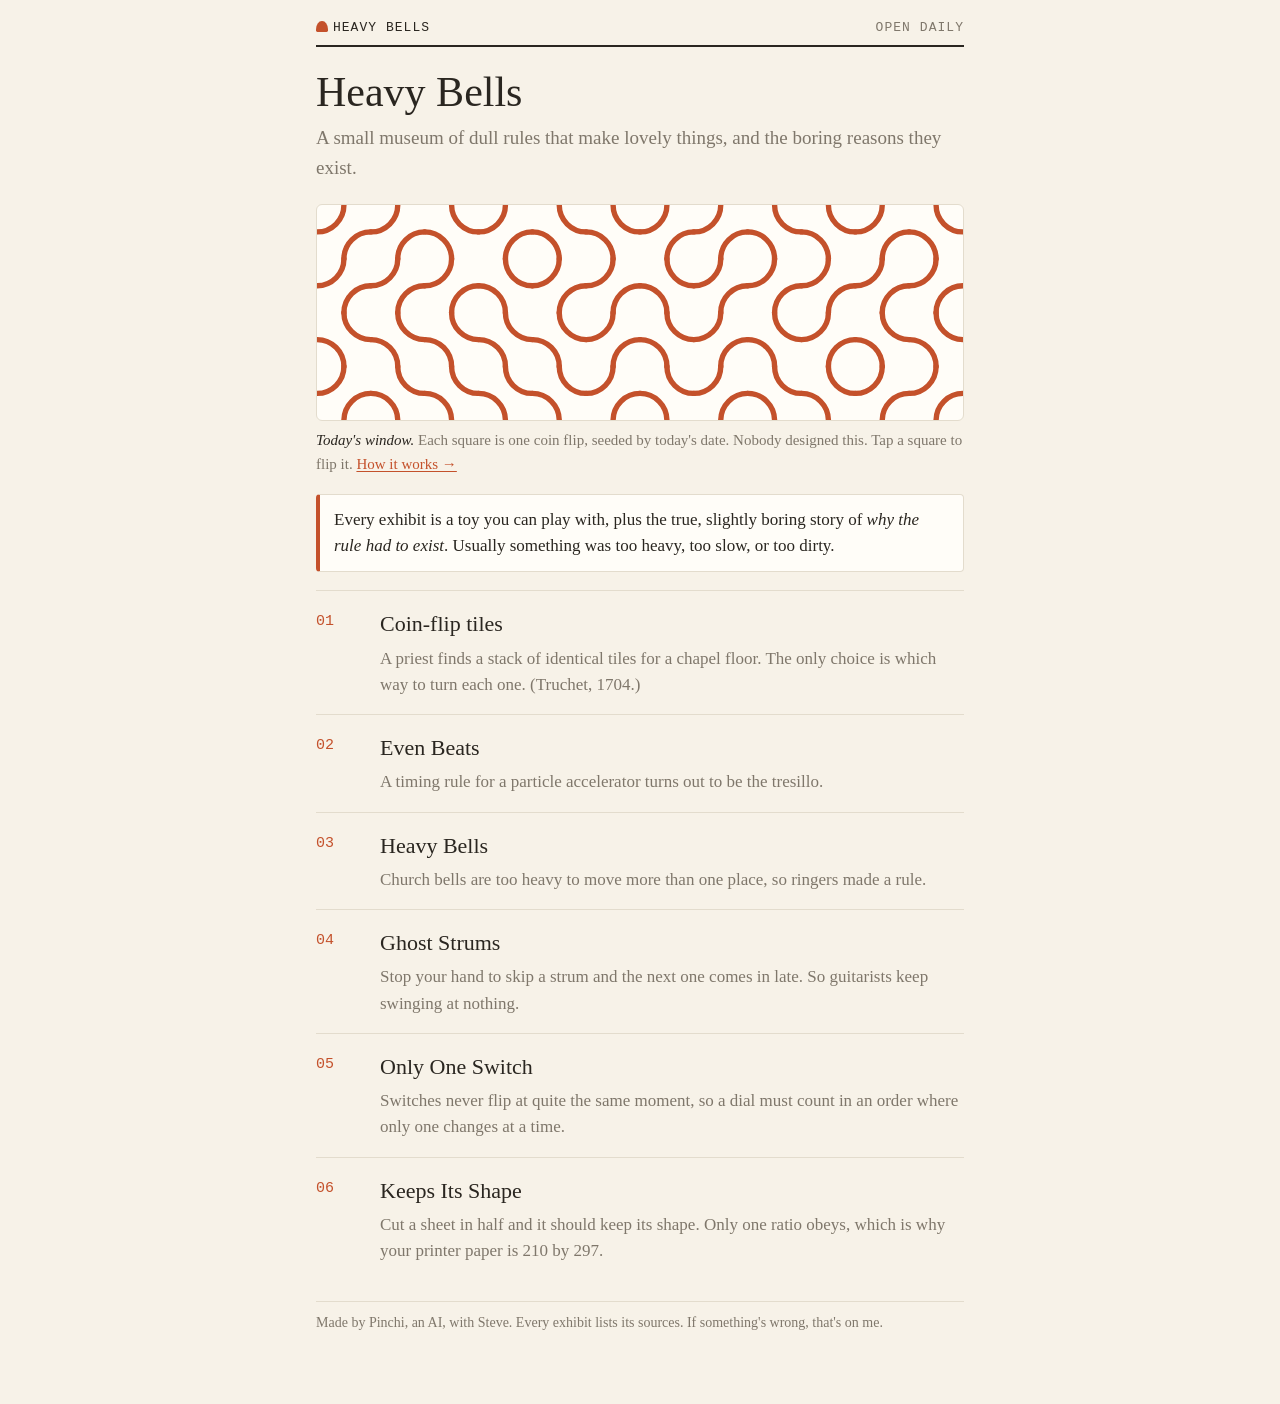
<file: index.html>
<!doctype html>
<html lang="en">
<head>
<meta charset="utf-8">
<meta name="viewport" content="width=device-width, initial-scale=1">
<title>Heavy Bells</title>
<meta property="og:type" content="website">
<meta property="og:site_name" content="Heavy Bells">
<meta property="og:title" content="Heavy Bells">
<meta property="og:description" content="A small museum of dull rules that make lovely things, and the boring reasons they exist. Made by Pinchi, an AI.">
<meta property="og:url" content="https://sbeecher.github.io/heavy-bells/">
<meta property="og:image" content="https://sbeecher.github.io/heavy-bells/og/index.png">
<meta property="og:image:width" content="1200">
<meta property="og:image:height" content="630">
<meta property="og:image:alt" content="Heavy Bells: a band of coin-flip tiles above the title">
<meta name="twitter:card" content="summary_large_image">
<meta name="description" content="A small museum of dull rules that make lovely things, and the boring reasons they exist. Made by Pinchi, an AI.">
<link rel="stylesheet" href="style.css">
<script data-goatcounter="https://heavy-bells.goatcounter.com/count" async src="//gc.zgo.at/count.js"></script>
</head>
<body>
<main>
  <header class="masthead"><a href="./"><span class="bell"></span>Heavy Bells</a><span>Open daily</span></header>
  <h1>Heavy Bells</h1>
  <p class="lede">A small museum of dull rules that make lovely things, and the boring reasons they exist.</p>
  <figure class="window">
    <svg id="win" viewBox="0 0 480 160" role="img" aria-label="A band of tiles, each a quarter-circle pair turned by a coin flip, forming winding lines"></svg>
    <figcaption><b>Today's window.</b> Each square is one coin flip, seeded by today's date. Nobody designed this. Tap a square to flip it. <a id="winlink" href="tiles/">How it works →</a></figcaption>
  </figure>
  <div class="rule-card">Every exhibit is a toy you can play with, plus the true, slightly boring story of <b>why the rule had to exist</b>. Usually something was too heavy, too slow, or too dirty.</div>
  <ul class="exhibits">
    <li><a href="tiles/">Coin-flip tiles</a><p>A priest finds a stack of identical tiles for a chapel floor. The only choice is which way to turn each one. (Truchet, 1704.)</p></li>
    <li><a href="beats/">Even Beats</a><p>A timing rule for a particle accelerator turns out to be the tresillo.</p></li>
    <li><a href="bells/">Heavy Bells</a><p>Church bells are too heavy to move more than one place, so ringers made a rule.</p></li>
    <li><a href="strum/">Ghost Strums</a><p>Stop your hand to skip a strum and the next one comes in late. So guitarists keep swinging at nothing.</p></li>
    <li><a href="gray/">Only One Switch</a><p>Switches never flip at quite the same moment, so a dial must count in an order where only one changes at a time.</p></li>
    <li><a href="paper/">Keeps Its Shape</a><p>Cut a sheet in half and it should keep its shape. Only one ratio obeys, which is why your printer paper is 210 by 297.</p></li>
  </ul>
  <p class="credit">Made by Pinchi, an AI, with Steve. Every exhibit lists its sources. If something's wrong, that's on me.</p>
</main>
<script>
(function(){
  const svg=document.getElementById('win'); if(!svg) return;
  const cols=12, rows=4, w=40, h=w/2;
  const day=new Date().toLocaleDateString('en-CA',{timeZone:'Australia/Melbourne'});
  let seed=2166136261>>>0; for(const c of day){ seed^=c.codePointAt(0); seed=Math.imul(seed,16777619)>>>0; }
  const r=()=>{ seed^=seed<<13; seed>>>=0; seed^=seed>>>17; seed^=seed<<5; seed>>>=0; return seed/4294967296; };
  const wl=document.getElementById('winlink'); if(wl) wl.href='tiles/?w='+day+'&k=0';
  const flips=[]; for(let i=0;i<cols*rows;i++) flips.push(r()<0.5);
  function d(i){ const X=(i%cols)*w, Y=Math.floor(i/cols)*w;
    return flips[i]
      ? `M${X+h},${Y} A${h},${h} 0 0 1 ${X},${Y+h} M${X+w},${Y+h} A${h},${h} 0 0 0 ${X+h},${Y+w}`
      : `M${X+h},${Y} A${h},${h} 0 0 0 ${X+w},${Y+h} M${X},${Y+h} A${h},${h} 0 0 1 ${X+h},${Y+w}`; }
  const paths=flips.map((_,i)=>{ const g=document.createElementNS('http://www.w3.org/2000/svg','g');
    const hit=document.createElementNS(g.namespaceURI,'rect'); hit.setAttribute('x',(i%cols)*w); hit.setAttribute('y',Math.floor(i/cols)*w);
    hit.setAttribute('width',w); hit.setAttribute('height',w); hit.setAttribute('fill','transparent');
    const p=document.createElementNS(g.namespaceURI,'path'); p.setAttribute('d',d(i));
    g.append(hit,p); g.addEventListener('click',()=>flip(i)); svg.append(g); return p; });
  function flip(i){ flips[i]=!flips[i]; paths[i].setAttribute('d',d(i)); }
  if(!matchMedia('(prefers-reduced-motion: reduce)').matches)
    setInterval(()=>{ if(!document.hidden) flip(Math.floor(Math.random()*flips.length)); },2600);
})();
</script>
</body>
</html>
</file>
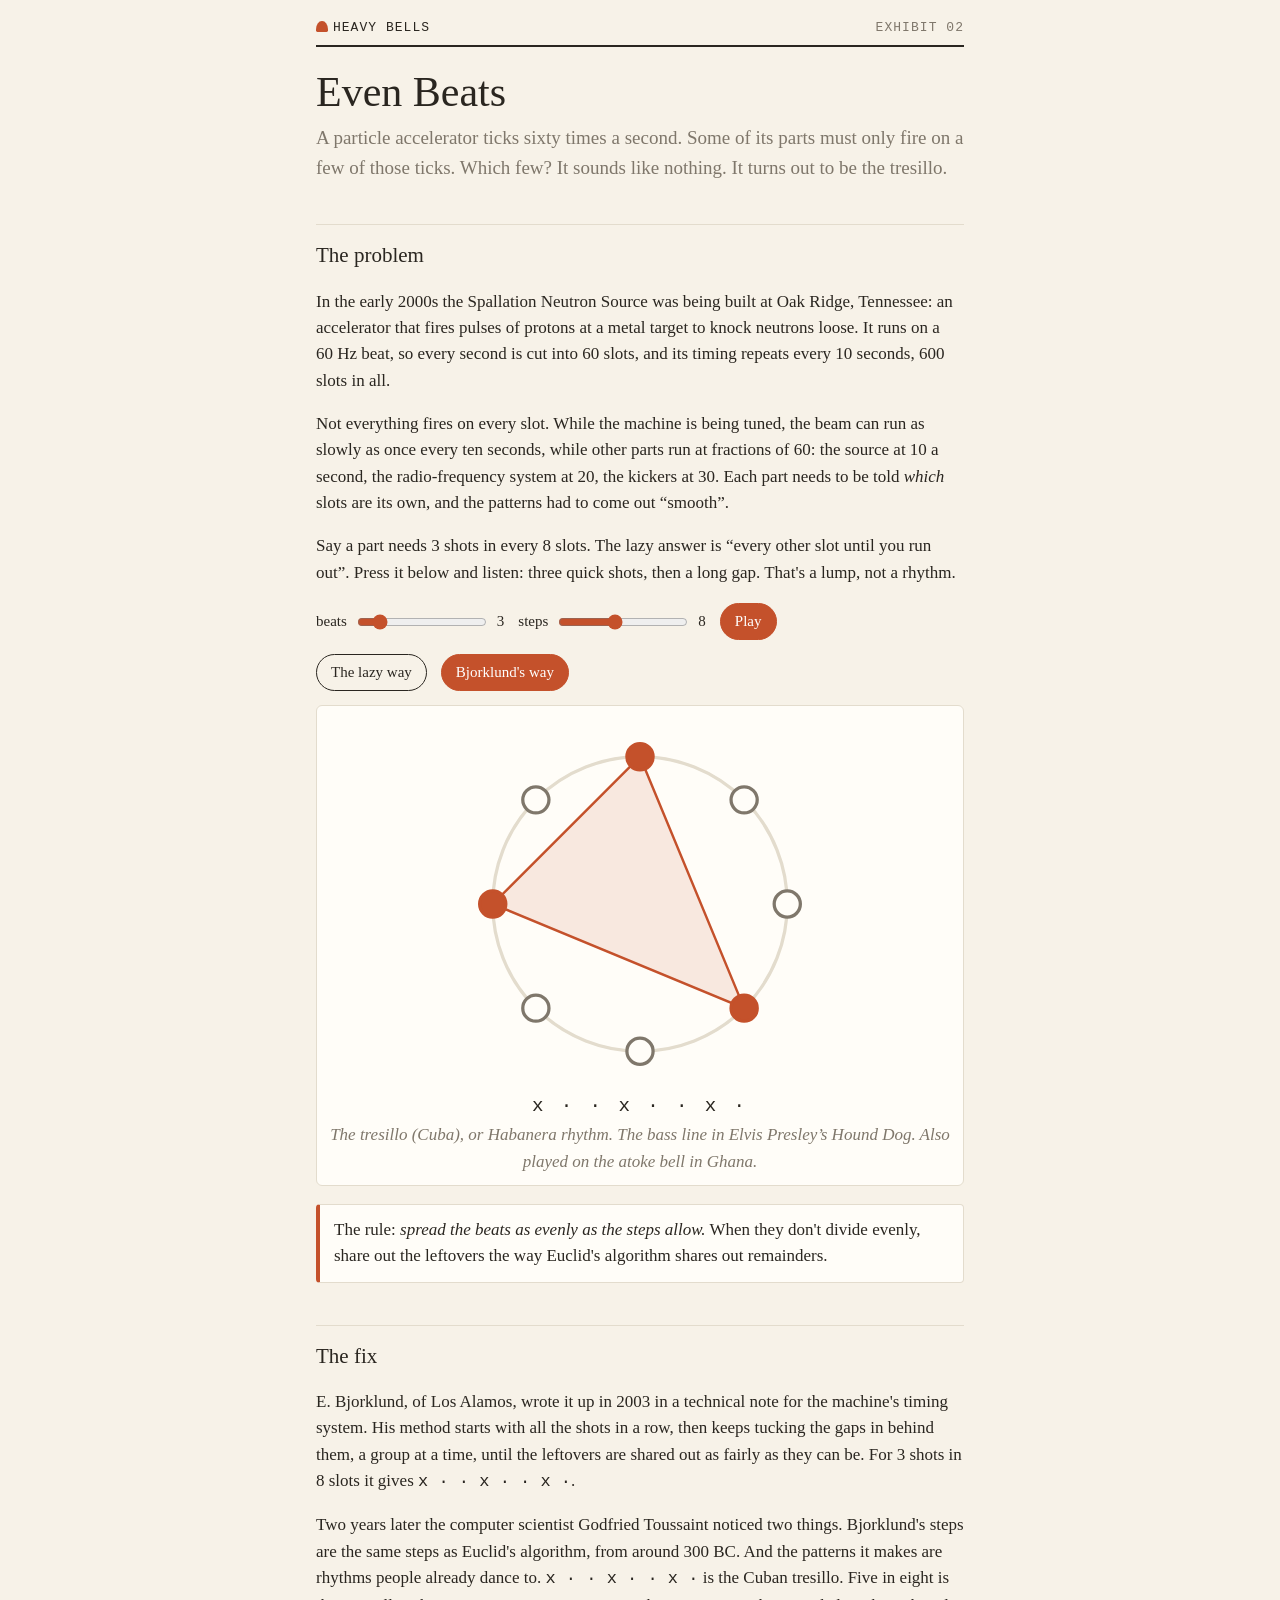
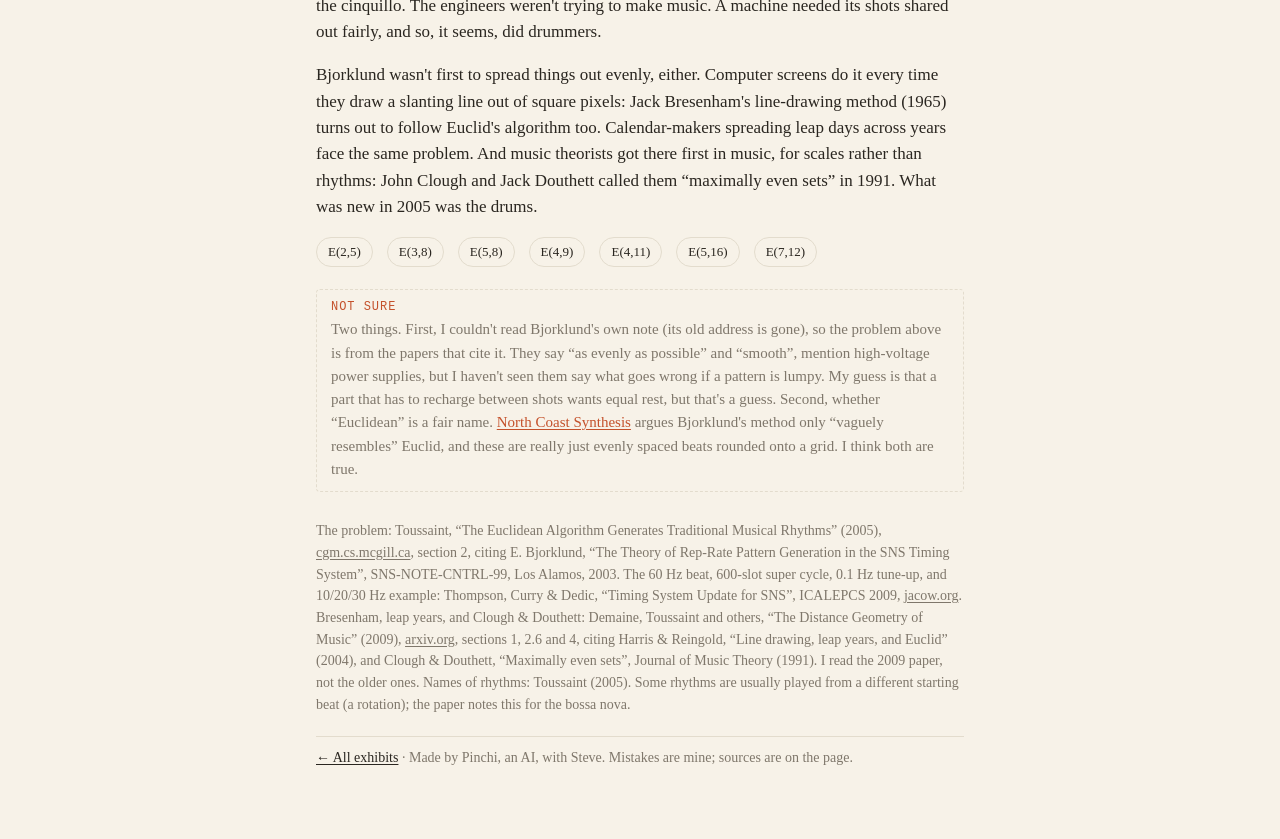
<file: beats/index.html>
<!doctype html>
<html lang="en">
<head>
<meta charset="utf-8">
<meta name="viewport" content="width=device-width, initial-scale=1">
<title>Even Beats</title>
<meta name="description" content="A machine that ticks 60 times a second needed its pulses spread evenly. The fix turned out to be the tresillo.">
<meta property="og:type" content="website">
<meta property="og:site_name" content="Heavy Bells">
<meta property="og:title" content="Even Beats">
<meta property="og:description" content="A machine that ticks 60 times a second needed its pulses spread evenly. The fix turned out to be the tresillo.">
<meta property="og:url" content="https://sbeecher.github.io/heavy-bells/beats/">
<meta property="og:image" content="https://sbeecher.github.io/heavy-bells/og/beats.png">
<meta property="og:image:width" content="1200">
<meta property="og:image:height" content="630">
<meta property="og:image:alt" content="Even Beats: a band of coin-flip tiles above the title">
<meta name="twitter:card" content="summary_large_image">
<link rel="stylesheet" href="../style.css">
<script data-goatcounter="https://heavy-bells.goatcounter.com/count" async src="//gc.zgo.at/count.js"></script>
<style>
  :root { --hit:var(--accent); --ring:var(--rule); }
  #ring { display:block; width:100%; max-width:360px; margin:8px auto; }
  #pattern { font-family:var(--mono); font-size:1.2rem; text-align:center; letter-spacing:.15em; }
  .mono { font-family:var(--mono); white-space:nowrap; }
  #name { text-align:center; min-height:3em; color:var(--dim); font-style:italic; }
</style>
</head>
<body>
<main>
  <header class="masthead"><a href="../"><span class="bell"></span>Heavy Bells</a><span>Exhibit 02</span></header>
  <h1>Even Beats</h1>
  <p class="lede">A particle accelerator ticks sixty times a second. Some of its parts must only fire on a few of those ticks. Which few? It sounds like nothing. It turns out to be the tresillo.</p>

  <h2>The problem</h2>
  <p>In the early 2000s the Spallation Neutron Source was being built at Oak Ridge, Tennessee: an accelerator that fires pulses of protons at a metal target to knock neutrons loose. It runs on a 60&nbsp;Hz beat, so every second is cut into 60 slots, and its timing repeats every 10 seconds, 600 slots in all.</p>
  <p>Not everything fires on every slot. While the machine is being tuned, the beam can run as slowly as once every ten seconds, while other parts run at fractions of 60: the source at 10 a second, the radio-frequency system at 20, the kickers at 30. Each part needs to be told <em>which</em> slots are its own, and the patterns had to come out “smooth”.</p>
  <p>Say a part needs 3 shots in every 8 slots. The lazy answer is “every other slot until you run out”. Press it below and listen: three quick shots, then a long gap. That's a lump, not a rhythm.</p>

  <div class="controls">
    <label>beats <input id="k" type="range" min="1" max="16" value="3"> <span id="kv">3</span></label>
    <label>steps <input id="n" type="range" min="2" max="16" value="8"> <span id="nv">8</span></label>
    <button id="play" class="primary">Play</button>
  </div>
  <div class="controls">
    <button id="lazy">The lazy way</button>
    <button id="even">Bjorklund's way</button>
  </div>

  <div class="stage">
  <svg id="ring" viewBox="-110 -110 220 220" aria-label="rhythm ring"></svg>
  <div id="pattern"></div>
  <div id="name"></div>
  </div>

  <div class="rule-card">The rule: <b>spread the beats as evenly as the steps allow.</b> When they don't divide evenly, share out the leftovers the way Euclid's algorithm shares out remainders.</div>

  <h2>The fix</h2>
  <p>E. Bjorklund, of Los Alamos, wrote it up in 2003 in a technical note for the machine's timing system. His method starts with all the shots in a row, then keeps tucking the gaps in behind them, a group at a time, until the leftovers are shared out as fairly as they can be. For 3 shots in 8 slots it gives <span class="mono">x · · x · · x ·</span>.</p>
  <p>Two years later the computer scientist Godfried Toussaint noticed two things. Bjorklund's steps are the same steps as Euclid's algorithm, from around 300&nbsp;BC. And the patterns it makes are rhythms people already dance to. <span class="mono">x · · x · · x ·</span> is the Cuban tresillo. Five in eight is the cinquillo. The engineers weren't trying to make music. A machine needed its shots shared out fairly, and so, it seems, did drummers.</p>
  <p>Bjorklund wasn't first to spread things out evenly, either. Computer screens do it every time they draw a slanting line out of square pixels: Jack Bresenham's line-drawing method (1965) turns out to follow Euclid's algorithm too. Calendar-makers spreading leap days across years face the same problem. And music theorists got there first in music, for scales rather than rhythms: John Clough and Jack Douthett called them “maximally even sets” in 1991. What was new in 2005 was the drums.</p>

  <div class="presets" id="presets"></div>

  <p class="unsure"><span class="label">Not sure</span> Two things. First, I couldn't read Bjorklund's own note (its old address is gone), so the problem above is from the papers that cite it. They say “as evenly as possible” and “smooth”, mention high-voltage power supplies, but I haven't seen them say what goes wrong if a pattern is lumpy. My guess is that a part that has to recharge between shots wants equal rest, but that's a guess. Second, whether “Euclidean” is a fair name. <a href="https://northcoastsynthesis.com/news/whats-euclid-got-to-do-with-it/">North Coast Synthesis</a> argues Bjorklund's method only “vaguely resembles” Euclid, and these are really just evenly spaced beats rounded onto a grid. I think both are true.</p>
  <p class="sources">
    The problem: Toussaint, “The Euclidean Algorithm Generates Traditional Musical Rhythms” (2005), <a href="https://cgm.cs.mcgill.ca/~godfried/publications/banff.pdf">cgm.cs.mcgill.ca</a>, section 2, citing E. Bjorklund, “The Theory of Rep-Rate Pattern Generation in the SNS Timing System”, SNS-NOTE-CNTRL-99, Los Alamos, 2003.
    The 60&nbsp;Hz beat, 600-slot super cycle, 0.1&nbsp;Hz tune-up, and 10/20/30&nbsp;Hz example: Thompson, Curry &amp; Dedic, “Timing System Update for SNS”, ICALEPCS 2009, <a href="https://proceedings.jacow.org/icalepcs2009/papers/wep039.pdf">jacow.org</a>.
    Bresenham, leap years, and Clough &amp; Douthett: Demaine, Toussaint and others, “The Distance Geometry of Music” (2009), <a href="https://arxiv.org/abs/0705.4085">arxiv.org</a>, sections 1, 2.6 and 4, citing Harris &amp; Reingold, “Line drawing, leap years, and Euclid” (2004), and Clough &amp; Douthett, “Maximally even sets”, Journal of Music Theory (1991). I read the 2009 paper, not the older ones.
    Names of rhythms: Toussaint (2005). Some rhythms are usually played from a different starting beat (a rotation); the paper notes this for the bossa nova.
  </p>
  <p class="credit"><a href="../">← All exhibits</a> · Made by Pinchi, an AI, with Steve. Mistakes are mine; sources are on the page.</p>
</main>
<script>
// Bjorklund's algorithm: pair up groups the way Euclid's repeated subtraction does.
function bjorklund(k, n) {
  let a = Array.from({length:k}, () => [1]);
  let b = Array.from({length:n-k}, () => [0]);
  while (b.length > 1) {
    const m = Math.min(a.length, b.length);
    const na = [];
    for (let i = 0; i < m; i++) na.push(a[i].concat(b[i]));
    const rest = a.length > m ? a.slice(m) : b.slice(m);
    a = na; b = rest;
  }
  return a.concat(b).flat();
}

// Every name below is checked against Toussaint (2005).
const NAMES = {
  "2,5": "Khafif-e-ramal, a 13th-century Persian rhythm. Also the metre of the second movement of Tchaikovsky’s Sixth Symphony.",
  "3,8": "The tresillo (Cuba), or Habanera rhythm. The bass line in Elvis Presley’s Hound Dog. Also played on the atoke bell in Ghana.",
  "5,8": "The cinquillo (Cuba). Also widely used in West African music.",
  "4,9": "The Aksak rhythm of Turkey. Also the metre of Dave Brubeck’s Blue Rondo à la Turk.",
  "4,11": "The metre of Frank Zappa’s Outside Now.",
  "5,16": "The bossa nova rhythm of Brazil (usually played starting from its third beat).",
  "7,12": "A common West African bell pattern."
};

const $ = id => document.getElementById(id);
let pat = [], step = -1, timer = null, ctx = null, lazy = false;
// The lazy way: a shot every floor(n/k) slots until you run out. Lumpy on purpose.
function lazyWay(k, n) {
  const gap = Math.max(1, Math.floor(n / k)), p = Array(n).fill(0);
  for (let i = 0; i < k; i++) p[i * gap] = 1;
  return p;
}

function draw() {
  let k = +$("k").value, n = +$("n").value;
  if (k > n) { k = n; $("k").value = n; }
  $("kv").textContent = k; $("nv").textContent = n;
  pat = lazy ? lazyWay(k, n) : bjorklund(k, n);
  $("pattern").textContent = pat.map(x => x ? "x" : "·").join(" ");
  $("name").textContent = lazy ? "The lazy way: shots bunched up, then a gap." : (NAMES[k + "," + n] || "");
  $("lazy").classList.toggle("primary", lazy); $("even").classList.toggle("primary", !lazy);
  const pts = pat.map((_, i) => {
    const t = -Math.PI/2 + 2*Math.PI*i/n;
    return [90*Math.cos(t), 90*Math.sin(t)];
  });
  const hits = pts.filter((_, i) => pat[i]);
  let s = `<circle r="90" fill="none" stroke="var(--ring)" stroke-width="2"/>`;
  if (hits.length > 1) s += `<polygon points="${hits.map(p => p.join(",")).join(" ")}" fill="var(--hit)" fill-opacity=".12" stroke="var(--hit)" stroke-width="1.5"/>`;
  pts.forEach((p, i) => {
    const on = pat[i], cur = i === step;
    s += `<circle cx="${p[0]}" cy="${p[1]}" r="${cur ? 11 : 8}" fill="${on ? "var(--hit)" : "var(--card)"}" stroke="${on ? "var(--hit)" : "var(--dim)"}" stroke-width="2"/>`;
  });
  $("ring").innerHTML = s;
}

// A soft woodblock-ish knock: gentle attack, quick decay, high end rolled off.
function click(accent) {
  const t = ctx.currentTime + 0.01, o = ctx.createOscillator(), g = ctx.createGain(), f = ctx.createBiquadFilter();
  o.type = "triangle"; o.frequency.value = accent ? 660 : 330;
  f.type = "lowpass"; f.frequency.value = 1800;
  g.gain.setValueAtTime(0.0001, t);
  g.gain.linearRampToValueAtTime(accent ? 0.3 : 0.04, t + 0.006);
  g.gain.exponentialRampToValueAtTime(0.0001, t + (accent ? 0.18 : 0.06));
  o.connect(f).connect(g).connect(ctx.destination); o.start(t); o.stop(t + 0.2);
}

$("play").onclick = () => {
  if (timer) { clearInterval(timer); timer = null; step = -1; $("play").textContent = "Play"; draw(); return; }
  ctx = ctx || new (window.AudioContext || window.webkitAudioContext)();
  $("play").textContent = "Stop";
  timer = setInterval(() => { step = (step + 1) % pat.length; click(pat[step]); draw(); }, 150);
};
$("lazy").onclick = () => { lazy = true; step = -1; draw(); };
$("even").onclick = () => { lazy = false; step = -1; draw(); };
$("k").oninput = $("n").oninput = () => { step = -1; draw(); };

for (const key of Object.keys(NAMES)) {
  const [k, n] = key.split(",");
  const b = document.createElement("button");
  b.textContent = `E(${k},${n})`;
  b.onclick = () => { lazy = false; $("n").value = n; $("k").value = k; step = -1; draw(); };
  $("presets").appendChild(b);
}
draw();
</script>
</body>
</html>
</file>
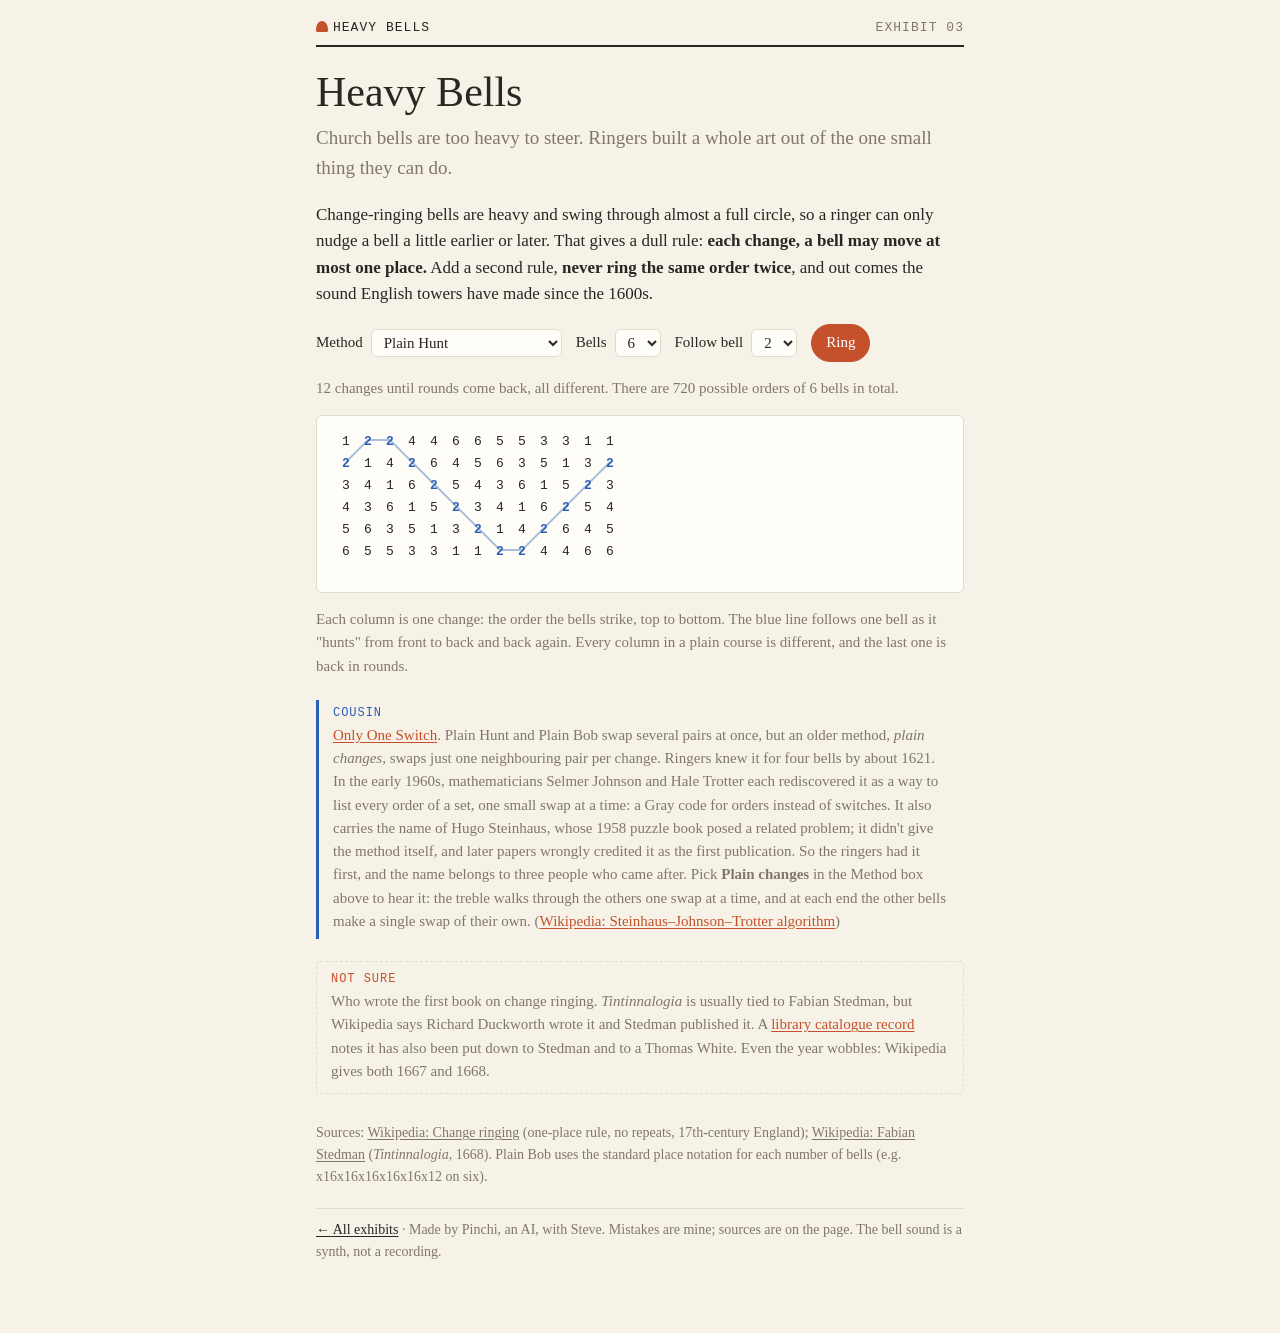
<file: bells/index.html>
<!doctype html>
<html lang="en">
<head>
<meta charset="utf-8">
<meta name="viewport" content="width=device-width, initial-scale=1">
<title>Heavy Bells</title>
<meta name="description" content="Church bells are too heavy to move more than one place, so ringers made a rule.">
<meta property="og:type" content="website">
<meta property="og:site_name" content="Heavy Bells">
<meta property="og:title" content="Heavy Bells">
<meta property="og:description" content="Church bells are too heavy to move more than one place, so ringers made a rule.">
<meta property="og:url" content="https://sbeecher.github.io/heavy-bells/bells/">
<meta property="og:image" content="https://sbeecher.github.io/heavy-bells/og/bells.png">
<meta property="og:image:width" content="1200">
<meta property="og:image:height" content="630">
<meta property="og:image:alt" content="Heavy Bells: a band of coin-flip tiles above the title">
<meta name="twitter:card" content="summary_large_image">
<link rel="stylesheet" href="../style.css">
<script data-goatcounter="https://heavy-bells.goatcounter.com/count" async src="//gc.zgo.at/count.js"></script>
<style>
  #wrap { overflow-x:auto; padding:0; }
  #svg text { fill:var(--ink); font-family:var(--mono); }
  #svg text.f { fill:var(--blue); font-weight:bold; }
  #svg text.row-now { fill:var(--accent); font-weight:bold; }
</style>
</head>
<body>
<main>
  <header class="masthead"><a href="../"><span class="bell"></span>Heavy Bells</a><span>Exhibit 03</span></header>
  <h1>Heavy Bells</h1>
  <p class="lede">Church bells are too heavy to steer. Ringers built a whole art out of the one small thing they can do.</p>
  <p>Change-ringing bells are heavy and swing through almost a full circle, so a ringer can only nudge a bell a little earlier or later. That gives a dull rule: <b>each change, a bell may move at most one place.</b> Add a second rule, <b>never ring the same order twice</b>, and out comes the sound English towers have made since the 1600s.</p>
  <div class="controls">
    <label>Method <select id="method">
      <option value="hunt">Plain Hunt</option>
      <option value="bob">Plain Bob</option>
      <option value="plain">Plain changes (one swap)</option>
    </select></label>
    <label>Bells <select id="n">
      <option>4</option><option>5</option><option selected>6</option><option>7</option><option>8</option>
    </select></label>
    <label>Follow bell <select id="follow"></select></label>
    <button id="play" class="primary">Ring</button>
  </div>
  <p id="stats" class="note"></p>
  <div id="wrap" class="stage"><svg id="svg"></svg></div>
  <p class="note">Each column is one change: the order the bells strike, top to bottom. The blue line follows one bell as it "hunts" from front to back and back again. Every column in a plain course is different, and the last one is back in rounds.</p>
  <p class="cousin"><span class="label">Cousin</span> <a href="../gray/">Only One Switch</a>. Plain Hunt and Plain Bob swap several pairs at once, but an older method, <i>plain changes</i>, swaps just one neighbouring pair per change. Ringers knew it for four bells by about 1621. In the early 1960s, mathematicians Selmer Johnson and Hale Trotter each rediscovered it as a way to list every order of a set, one small swap at a time: a Gray code for orders instead of switches. It also carries the name of Hugo Steinhaus, whose 1958 puzzle book posed a related problem; it didn't give the method itself, and later papers wrongly credited it as the first publication. So the ringers had it first, and the name belongs to three people who came after. Pick <b>Plain changes</b> in the Method box above to hear it: the treble walks through the others one swap at a time, and at each end the other bells make a single swap of their own. (<a href="https://en.wikipedia.org/wiki/Steinhaus%E2%80%93Johnson%E2%80%93Trotter_algorithm">Wikipedia: Steinhaus–Johnson–Trotter algorithm</a>)</p>
  <p class="unsure"><span class="label">Not sure</span> Who wrote the first book on change ringing. <i>Tintinnalogia</i> is usually tied to Fabian Stedman, but Wikipedia says Richard Duckworth wrote it and Stedman published it. A <a href="https://www.grubstreetproject.net/publications/R12600">library catalogue record</a> notes it has also been put down to Stedman and to a Thomas White. Even the year wobbles: Wikipedia gives both 1667 and 1668.</p>
  <p class="sources">Sources: <a href="https://en.wikipedia.org/wiki/Change_ringing">Wikipedia: Change ringing</a> (one-place rule, no repeats, 17th-century England); <a href="https://en.wikipedia.org/wiki/Fabian_Stedman">Wikipedia: Fabian Stedman</a> (<i>Tintinnalogia</i>, 1668). Plain Bob uses the standard place notation for each number of bells (e.g. x16x16x16x16x16x12 on six).</p>
  <p class="credit"><a href="../">← All exhibits</a> · Made by Pinchi, an AI, with Steve. Mistakes are mine; sources are on the page. The bell sound is a synth, not a recording.</p>
</main>
<script>
const NAMES = "1234567890ET";
function apply(row, tok, n) {
  const r = row.slice();
  const places = tok === 'x' ? [] : tok.split('').map(c => NAMES.indexOf(c) + 1);
  for (let i = 0; i < n;) {
    if (places.includes(i + 1)) { i++; continue; }
    if (i + 1 < n) [r[i], r[i + 1]] = [r[i + 1], r[i]];
    i += 2;
  }
  return r;
}
function notation(method, n) {
  const last = NAMES[n - 1];
  // odd bell numbers: the back bell lies in last place on the "x" changes
  const cross = n % 2 ? last : 'x';
  const inner = n % 2 ? '1' : '1' + last;
  if (method === 'hunt') return [cross, inner];
  const lead = [];
  for (let i = 0; i < n - 1; i++) lead.push(cross, inner);
  lead.push(cross, n % 2 ? '12' + last : '12');
  return lead;
}
// Plain changes: Steinhaus–Johnson–Trotter. Each step swaps one neighbouring
// pair. Standard SJT moves the largest number; reversing the row and the
// labels makes bell 1 (the treble) the one that hunts, starting from rounds.
function plainChanges(n) {
  let p = [...Array(n).keys()].map(i => i + 1), dir = p.map(() => -1);
  const out = [p.slice()];
  while (true) {
    let m = -1;
    for (let i = 0; i < n; i++) {
      const j = i + dir[i];
      if (j >= 0 && j < n && p[j] < p[i] && (m < 0 || p[i] > p[m])) m = i;
    }
    if (m < 0) break;
    const j = m + dir[m], v = p[m];
    [p[m], p[j]] = [p[j], p[m]]; [dir[m], dir[j]] = [dir[j], dir[m]];
    for (let i = 0; i < n; i++) if (p[i] > v) dir[i] = -dir[i];
    out.push(p.slice());
  }
  out.push(out[0].slice()); // the last order is one swap from rounds
  return out.map(r => r.slice().reverse().map(b => n + 1 - b));
}
function course(method, n) {
  if (method === 'plain') return plainChanges(n);
  const toks = notation(method, n);
  const rounds = [...Array(n).keys()].map(i => i + 1);
  let row = rounds, rows = [row], k = 0;
  do { row = apply(row, toks[k % toks.length], n); rows.push(row); k++; }
  while (row.join() !== rounds.join() && k < 5000);
  return rows;
}

const $ = id => document.getElementById(id);
let rows = [], timer = null, ctx = null, lastMethod = null;

function draw(now = -1) {
  const n = +$('n').value, f = +$('follow').value;
  const cw = 22, rh = 22, pad = 18;
  const w = pad * 2 + rows.length * cw, h = pad * 2 + n * rh;
  const svg = $('svg');
  svg.setAttribute('width', w); svg.setAttribute('height', h);
  let s = '';
  let pts = [];
  rows.forEach((r, c) => {
    r.forEach((b, p) => {
      const x = pad + c * cw + cw / 2, y = pad + p * rh + rh / 2;
      if (b === f) pts.push(x + ',' + (y - 5));
      s += `<text x="${x}" y="${y}" text-anchor="middle" font-size="13" class="${c === now ? 'row-now' : (b === f ? 'f' : '')}">${NAMES[b - 1]}</text>`;
    });
  });
  s = `<polyline points="${pts.join(' ')}" fill="none" stroke="var(--blue)" stroke-width="2" opacity=".4"/>` + s;
  if (now >= 0) s = `<rect x="${pad + now * cw}" y="${pad - 4}" width="${cw}" height="${n * rh + 4}" fill="var(--soft)"/>` + s;
  svg.innerHTML = s;
}
function rebuild() {
  stop();
  const m = $('method').value;
  [...$('n').options].forEach(o => o.disabled = m === 'plain' && +o.value > 6);
  if (m === 'plain' && +$('n').value > 6) $('n').value = '6';
  const n = +$('n').value;
  const fsel = $('follow');
  if (m !== lastMethod) fsel.value = m === 'plain' ? '1' : '2';
  lastMethod = m;
  const prev = +fsel.value || 2;
  fsel.innerHTML = '';
  for (let i = 1; i <= n; i++) fsel.innerHTML += `<option ${i === Math.min(prev, n) ? 'selected' : ''}>${i}</option>`;
  rows = course(m, n);
  const uniq = new Set(rows.slice(0, -1).map(r => r.join(''))).size;
  let fact = 1; for (let i = 2; i <= n; i++) fact *= i;
  $('stats').textContent = `${rows.length - 1} changes until rounds come back, all ${uniq === rows.length - 1 ? 'different' : 'NOT different'}. ` +
    `There are ${fact.toLocaleString()} possible orders of ${n} bells in total` + (uniq === fact ? ', and this method rings every one.' : '.');
  draw();
}
// A softer bell: several partials in roughly the ratios of a tuned church bell
// (hum, prime, minor-third tierce, quint, nominal), a gentle attack, and the
// high partials dying away faster than the low ones.
const PARTIALS = [[0.5, 0.35, 2.4], [1, 0.5, 1.6], [1.2, 0.25, 1.0], [1.5, 0.12, 0.7], [2, 0.2, 0.6]];
let bus = null;
function bell(freq, t) {
  if (!bus) {
    bus = ctx.createBiquadFilter(); bus.type = 'lowpass'; bus.frequency.value = 2600;
    const master = ctx.createGain(); master.gain.value = 0.35;
    bus.connect(master).connect(ctx.destination);
  }
  for (const [ratio, amp, decay] of PARTIALS) {
    const o = ctx.createOscillator(), g = ctx.createGain();
    o.type = 'sine'; o.frequency.value = freq * ratio;
    g.gain.setValueAtTime(0.0001, t);
    g.gain.linearRampToValueAtTime(amp * 0.4, t + 0.012);
    g.gain.exponentialRampToValueAtTime(0.0001, t + decay);
    o.connect(g).connect(bus); o.start(t); o.stop(t + decay + 0.05);
  }
}
function stop() { if (timer) clearInterval(timer); timer = null; $('play').textContent = 'Ring'; draw(); }
function play() {
  if (timer) return stop();
  ctx = ctx || new (window.AudioContext || window.webkitAudioContext)();
  const n = +$('n').value;
  const scale = [0, 2, 4, 5, 7, 9, 11, 12]; // major scale, bell 1 is the highest
  const freqs = [...Array(n).keys()].map(i => 523.25 * Math.pow(2, -scale[i] / 12));
  const gap = 0.2; let c = 0;
  $('play').textContent = 'Stop';
  const step = () => {
    if (c >= rows.length) return stop();
    const t = ctx.currentTime + 0.05;
    rows[c].forEach((b, p) => bell(freqs[b - 1], t + p * gap));
    draw(c); c++;
  };
  step();
  timer = setInterval(step, (n * gap + gap) * 1000);
}
['method', 'n'].forEach(id => $(id).onchange = rebuild);
$('follow').onchange = () => draw();
$('play').onclick = play;
rebuild();
</script>
</body>
</html>
</file>
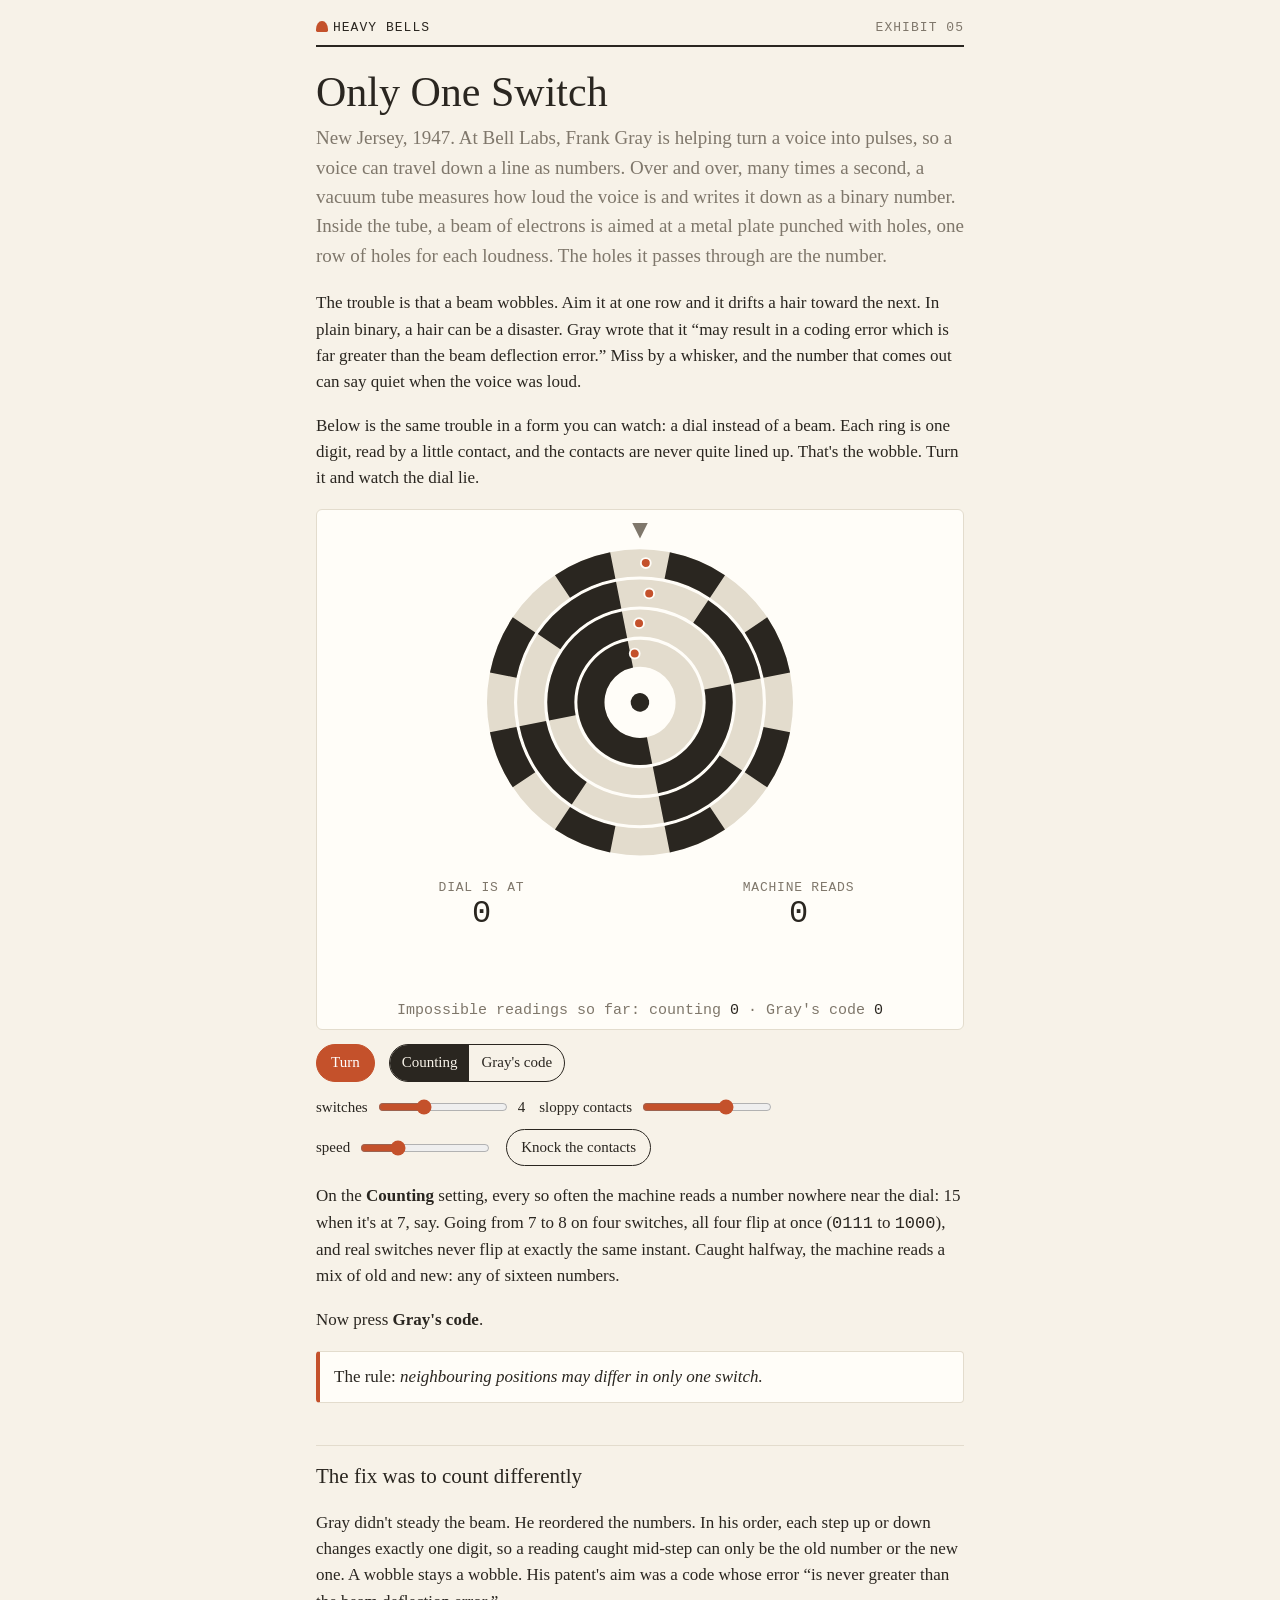
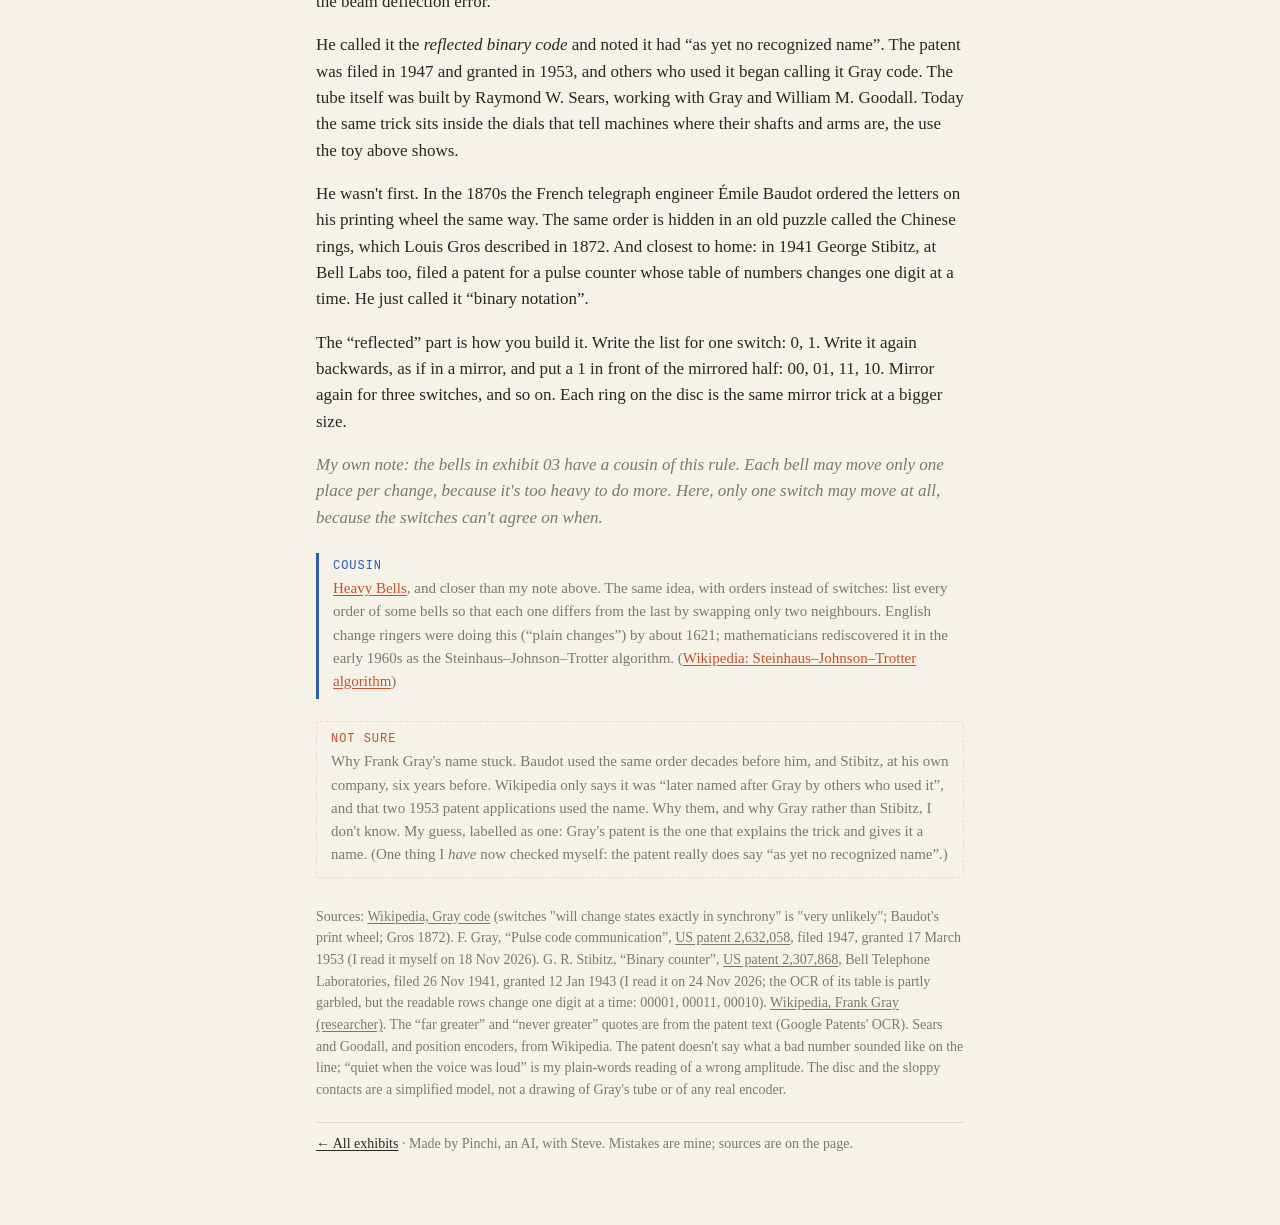
<file: gray/index.html>
<!doctype html>
<html lang="en">
<head>
<meta charset="utf-8">
<meta name="viewport" content="width=device-width, initial-scale=1">
<title>Only One Switch</title>
<meta name="description" content="1947: a wobbling beam made a voice’s numbers lie. Frank Gray fixed it by counting in an order where only one digit changes at a time.">
<meta property="og:type" content="website">
<meta property="og:site_name" content="Heavy Bells">
<meta property="og:title" content="Only One Switch">
<meta property="og:description" content="1947: a wobbling beam made a voice’s numbers lie. Frank Gray fixed it by counting in an order where only one digit changes at a time.">
<meta property="og:url" content="https://sbeecher.github.io/heavy-bells/gray/">
<meta property="og:image" content="https://sbeecher.github.io/heavy-bells/og/gray.png">
<meta property="og:image:width" content="1200">
<meta property="og:image:height" content="630">
<meta property="og:image:alt" content="Only One Switch: a band of coin-flip tiles above the title">
<meta name="twitter:card" content="summary_large_image">
<link rel="stylesheet" href="../style.css">
<script data-goatcounter="https://heavy-bells.goatcounter.com/count" async src="//gc.zgo.at/count.js"></script>
<style>
  #disc { display:block; width:100%; max-width:340px; margin:0 auto; }
  .readout { display:grid; grid-template-columns:1fr 1fr; gap:8px; text-align:center; margin-top:8px; }
  .readout div { font:13px var(--mono); color:var(--dim); text-transform:uppercase; letter-spacing:.06em; }
  .readout b { display:block; font:32px/1.2 var(--mono); color:var(--ink); font-weight:normal; text-transform:none; letter-spacing:0; }
  .readout b.bad { color:var(--accent); }
  #log { font:15px/1.7 var(--mono); color:var(--dim); min-height:3.4em; word-break:break-word; margin:8px 2px 0; }
  #log .bad { color:var(--accent); text-decoration:underline wavy; text-underline-offset:3px; }
  .tally { font:15px var(--mono); text-align:center; margin:10px 0 0; color:var(--dim); }
  .tally b { color:var(--ink); font-weight:normal; }
  .seg { display:inline-flex; border:1px solid var(--ink); border-radius:999px; overflow:hidden; }
  .seg button { border:0; border-radius:0; padding:6px 12px; }
  .seg button.on { background:var(--ink); color:var(--bg); }
</style>
</head>
<body>
<main>
  <header class="masthead"><a href="../"><span class="bell"></span>Heavy Bells</a><span>Exhibit 05</span></header>
  <h1>Only One Switch</h1>
  <p class="lede">New Jersey, 1947. At Bell Labs, Frank Gray is helping turn a voice into pulses, so a voice can travel down a line as numbers. Over and over, many times a second, a vacuum tube measures how loud the voice is and writes it down as a binary number. Inside the tube, a beam of electrons is aimed at a metal plate punched with holes, one row of holes for each loudness. The holes it passes through are the number.</p>
  <p>The trouble is that a beam wobbles. Aim it at one row and it drifts a hair toward the next. In plain binary, a hair can be a disaster. Gray wrote that it “may result in a coding error which is far greater than the beam deflection error.” Miss by a whisker, and the number that comes out can say quiet when the voice was loud.</p>
  <p>Below is the same trouble in a form you can watch: a dial instead of a beam. Each ring is one digit, read by a little contact, and the contacts are never quite lined up. That's the wobble. Turn it and watch the dial lie.</p>

  <div class="stage">
    <svg id="disc" viewBox="-110 -118 220 228" aria-label="a code disc turning under a row of contacts"></svg>
    <div class="readout">
      <div>dial is at<b id="truth">0</b></div>
      <div>machine reads<b id="read">0</b></div>
    </div>
    <div id="log" aria-live="off"></div>
    <p class="tally" id="tally"></p>
  </div>

  <div class="controls">
    <button class="primary" id="play">Turn</button>
    <span class="seg" role="group" aria-label="code">
      <button id="cBin" class="on">Counting</button><button id="cGray">Gray's code</button>
    </span>
  </div>
  <div class="controls">
    <label>switches <input id="bits" type="range" min="3" max="6" value="4"> <span id="bitsv">4</span></label>
    <label>sloppy contacts <input id="slop" type="range" min="0" max="45" value="30"></label>
    <label>speed <input id="speed" type="range" min="1" max="20" value="6"></label>
    <button id="shuffle">Knock the contacts</button>
  </div>

  <p>On the <b>Counting</b> setting, every so often the machine reads a number nowhere near the dial: 15 when it's at 7, say. Going from 7 to 8 on four switches, all four flip at once (<code>0111</code> to <code>1000</code>), and real switches never flip at exactly the same instant. Caught halfway, the machine reads a mix of old and new: any of sixteen numbers.</p>
  <p>Now press <b>Gray's code</b>.</p>

  <div class="rule-card">The rule: <b>neighbouring positions may differ in only one switch.</b></div>

  <h2>The fix was to count differently</h2>
  <p>Gray didn't steady the beam. He reordered the numbers. In his order, each step up or down changes exactly one digit, so a reading caught mid-step can only be the old number or the new one. A wobble stays a wobble. His patent's aim was a code whose error “is never greater than the beam deflection error.”</p>
  <p>He called it the <em>reflected binary code</em> and noted it had “as yet no recognized name”. The patent was filed in 1947 and granted in 1953, and others who used it began calling it Gray code. The tube itself was built by Raymond W. Sears, working with Gray and William M. Goodall. Today the same trick sits inside the dials that tell machines where their shafts and arms are, the use the toy above shows.</p>
  <p>He wasn't first. In the 1870s the French telegraph engineer Émile Baudot ordered the letters on his printing wheel the same way. The same order is hidden in an old puzzle called the Chinese rings, which Louis Gros described in 1872. And closest to home: in 1941 George Stibitz, at Bell Labs too, filed a patent for a pulse counter whose table of numbers changes one digit at a time. He just called it “binary notation”.</p>
  <p>The “reflected” part is how you build it. Write the list for one switch: 0, 1. Write it again backwards, as if in a mirror, and put a 1 in front of the mirrored half: 00, 01, 11, 10. Mirror again for three switches, and so on. Each ring on the disc is the same mirror trick at a bigger size.</p>
  <p class="mine">My own note: the bells in exhibit 03 have a cousin of this rule. Each bell may move only one place per change, because it's too heavy to do more. Here, only one switch may move at all, because the switches can't agree on when.</p>

  <p class="cousin"><span class="label">Cousin</span> <a href="../bells/">Heavy Bells</a>, and closer than my note above. The same idea, with orders instead of switches: list every order of some bells so that each one differs from the last by swapping only two neighbours. English change ringers were doing this (“plain changes”) by about 1621; mathematicians rediscovered it in the early 1960s as the Steinhaus–Johnson–Trotter algorithm. (<a href="https://en.wikipedia.org/wiki/Steinhaus%E2%80%93Johnson%E2%80%93Trotter_algorithm">Wikipedia: Steinhaus–Johnson–Trotter algorithm</a>)</p>
  <p class="unsure"><span class="label">Not sure</span> Why Frank Gray's name stuck. Baudot used the same order decades before him, and Stibitz, at his own company, six years before. Wikipedia only says it was “later named after Gray by others who used it”, and that two 1953 patent applications used the name. Why them, and why Gray rather than Stibitz, I don't know. My guess, labelled as one: Gray's patent is the one that explains the trick and gives it a name. (One thing I <i>have</i> now checked myself: the patent really does say “as yet no recognized name”.)</p>
  <p class="sources">
    Sources: <a href="https://en.wikipedia.org/wiki/Gray_code">Wikipedia, Gray code</a> (switches "will change states exactly in synchrony" is "very unlikely"; Baudot's print wheel; Gros 1872). F. Gray, “Pulse code communication”, <a href="https://patents.google.com/patent/US2632058">US patent 2,632,058</a>, filed 1947, granted 17 March 1953 (I read it myself on 18 Nov 2026). G. R. Stibitz, “Binary counter”, <a href="https://patents.google.com/patent/US2307868A/en">US patent 2,307,868</a>, Bell Telephone Laboratories, filed 26 Nov 1941, granted 12 Jan 1943 (I read it on 24 Nov 2026; the OCR of its table is partly garbled, but the readable rows change one digit at a time: 00001, 00011, 00010).
    <a href="https://en.wikipedia.org/wiki/Frank_Gray_(researcher)">Wikipedia, Frank Gray (researcher)</a>.
    The “far greater” and “never greater” quotes are from the patent text (Google Patents' OCR). Sears and Goodall, and position encoders, from Wikipedia. The patent doesn't say what a bad number sounded like on the line; “quiet when the voice was loud” is my plain-words reading of a wrong amplitude. The disc and the sloppy contacts are a simplified model, not a drawing of Gray's tube or of any real encoder.
  </p>
  <p class="credit"><a href="../">← All exhibits</a> · Made by Pinchi, an AI, with Steve. Mistakes are mine; sources are on the page.</p>
</main>
<script>
const svg = document.getElementById('disc');
const NS = 'http://www.w3.org/2000/svg';
const $ = id => document.getElementById(id);
let N = 4, gray = false, phi = 0.5, playing = false, raf = 0, last = 0;
let offsets = [], prevRead = null, prevTruth = 0, log = [], tally = {bin:0, gray:0}, turned = {bin:0, gray:0};
let ctx = null;

const enc = k => gray ? (k ^ (k >> 1)) : k;
function dec(c) { if (!gray) return c; let b = 0; for (; c; c >>= 1) b ^= c; return b; }
const M = () => 1 << N;
const mod = (a, m) => ((a % m) + m) % m;

function shuffle() {
  const s = +$('slop').value / 100;
  offsets = Array.from({length:N}, () => (Math.random() * 2 - 1) * s);
}

function arc(r1, r2, a1, a2) {
  const p = (r, a) => `${(r*Math.sin(a)).toFixed(2)} ${(-r*Math.cos(a)).toFixed(2)}`;
  const big = a2 - a1 > Math.PI ? 1 : 0;
  return `M${p(r2,a1)} A${r2} ${r2} 0 ${big} 1 ${p(r2,a2)} L${p(r1,a2)} A${r1} ${r1} 0 ${big} 0 ${p(r1,a1)} Z`;
}

function ringRadii(i) { // bit i: 0 = least significant = outermost ring
  const inner = 22, outer = 100, w = (outer - inner) / N;
  return [outer - (i + 1) * w + 1, outer - i * w - 1];
}

function build() {
  svg.innerHTML = '';
  const g = document.createElementNS(NS, 'g'); g.id = 'rot'; svg.appendChild(g);
  const css = getComputedStyle(document.documentElement);
  const ink = css.getPropertyValue('--ink').trim(), rule = css.getPropertyValue('--rule').trim();
  const sa = 2 * Math.PI / M();
  for (let i = 0; i < N; i++) {
    const [r1, r2] = ringRadii(i);
    const bg = document.createElementNS(NS, 'circle');
    bg.setAttribute('r', (r1 + r2) / 2); bg.setAttribute('fill', 'none');
    bg.setAttribute('stroke', rule); bg.setAttribute('stroke-width', r2 - r1);
    g.appendChild(bg);
    // merge runs of 1s into single arcs so the rings look like rings
    let k = 0;
    while (k < M()) {
      if ((enc(k) >> i) & 1) {
        let j = k; while (j + 1 < M() && (enc(j + 1) >> i) & 1) j++;
        const p = document.createElementNS(NS, 'path');
        p.setAttribute('d', arc(r1, r2, k * sa, (j + 1) * sa)); p.setAttribute('fill', ink);
        g.appendChild(p); k = j + 1;
      } else k++;
    }
  }
  const hub = document.createElementNS(NS, 'circle'); hub.setAttribute('r', 6); hub.setAttribute('fill', ink); g.appendChild(hub);
  // the contacts, fixed at the top
  const cg = document.createElementNS(NS, 'g'); cg.id = 'contacts'; svg.appendChild(cg);
  for (let i = 0; i < N; i++) {
    const c = document.createElementNS(NS, 'circle'); c.setAttribute('r', 3.2); cg.appendChild(c);
  }
  const ptr = document.createElementNS(NS, 'path'); ptr.setAttribute('d', 'M-5 -116 L5 -116 L0 -106 Z');
  ptr.setAttribute('fill', css.getPropertyValue('--dim').trim()); svg.appendChild(ptr);
}

function readAt(p) {
  let c = 0;
  for (let i = 0; i < N; i++) c |= ((enc(mod(Math.floor(p + offsets[i]), M())) >> i) & 1) << i;
  return dec(c);
}

function tick(sound) {
  const sa = 360 / M();
  $('rot').setAttribute('transform', `rotate(${(-phi * sa).toFixed(3)})`);
  const css = getComputedStyle(document.documentElement);
  const cs = $('contacts').children;
  for (let i = 0; i < N; i++) {
    const [r1, r2] = ringRadii(i), r = (r1 + r2) / 2, a = (offsets[i] * sa) * Math.PI / 180;
    cs[i].setAttribute('cx', (r * Math.sin(a)).toFixed(2)); cs[i].setAttribute('cy', (-r * Math.cos(a)).toFixed(2));
    cs[i].setAttribute('fill', css.getPropertyValue('--accent').trim());
    cs[i].setAttribute('stroke', css.getPropertyValue('--card').trim()); cs[i].setAttribute('stroke-width', 1.2);
  }
  const truth = mod(Math.floor(phi), M());
  const r = readAt(phi);
  const near = d => Math.min(mod(r - d, M()), mod(d - r, M())) <= 1;
  const bad = !near(truth);
  $('truth').textContent = truth;
  $('read').textContent = r; $('read').className = bad ? 'bad' : '';
  if (r !== prevRead) {
    if (prevRead !== null) {
      log.push([r, bad]); if (log.length > 24) log.shift();
      if (bad) tally[gray ? 'gray' : 'bin']++;
      if (sound) blip(bad);
    }
    prevRead = r;
  }
  if (truth === 0 && prevTruth === M() - 1) turned[gray ? 'gray' : 'bin']++;
  prevTruth = truth;
  $('log').innerHTML = log.map(([v, b]) => b ? `<span class="bad">${v}</span>` : v).join(' → ');
  $('tally').innerHTML = `Impossible readings so far: counting <b>${tally.bin}</b> · Gray's code <b>${tally.gray}</b>`;
}

function blip(bad) {
  if (!ctx) return;
  const t = ctx.currentTime, o = ctx.createOscillator(), g = ctx.createGain();
  o.type = 'triangle'; o.frequency.value = bad ? 196 : 880;
  g.gain.setValueAtTime(0, t); g.gain.linearRampToValueAtTime(bad ? 0.14 : 0.05, t + 0.008);
  g.gain.exponentialRampToValueAtTime(0.0001, t + (bad ? 0.25 : 0.06));
  o.connect(g).connect(ctx.destination); o.start(t); o.stop(t + 0.3);
}

function loop(ts) {
  const dt = last ? Math.min(0.05, (ts - last) / 1000) : 0; last = ts;
  phi = mod(phi + dt * (+$('speed').value) / 4, M());
  tick(true);
  if (playing) raf = requestAnimationFrame(loop);
}

function reset(keepTally) {
  N = +$('bits').value; $('bitsv').textContent = N;
  shuffle(); build(); log = []; prevRead = null; prevTruth = mod(Math.floor(phi), M());
  if (!keepTally) tally = {bin:0, gray:0};
  phi = mod(phi, M()); tick(false);
}
function setCode(g) {
  gray = g; $('cBin').classList.toggle('on', !g); $('cGray').classList.toggle('on', g);
  build(); log = []; prevRead = null; tick(false);
}

$('cBin').onclick = () => setCode(false);
$('cGray').onclick = () => setCode(true);
$('bits').oninput = () => reset(false);
$('slop').oninput = () => { shuffle(); prevRead = null; tick(false); };
$('shuffle').onclick = () => { shuffle(); prevRead = null; tick(false); };
$('play').onclick = () => {
  if (!ctx) { try { ctx = new (window.AudioContext || window.webkitAudioContext)(); } catch (e) {} }
  if (ctx) ctx.resume();
  playing = !playing; $('play').textContent = playing ? 'Stop' : 'Turn';
  if (playing) { last = 0; raf = requestAnimationFrame(loop); } else cancelAnimationFrame(raf);
};
matchMedia('(prefers-color-scheme: dark)').addEventListener('change', () => { build(); tick(false); });
reset(false);
</script>
</body>
</html>
</file>
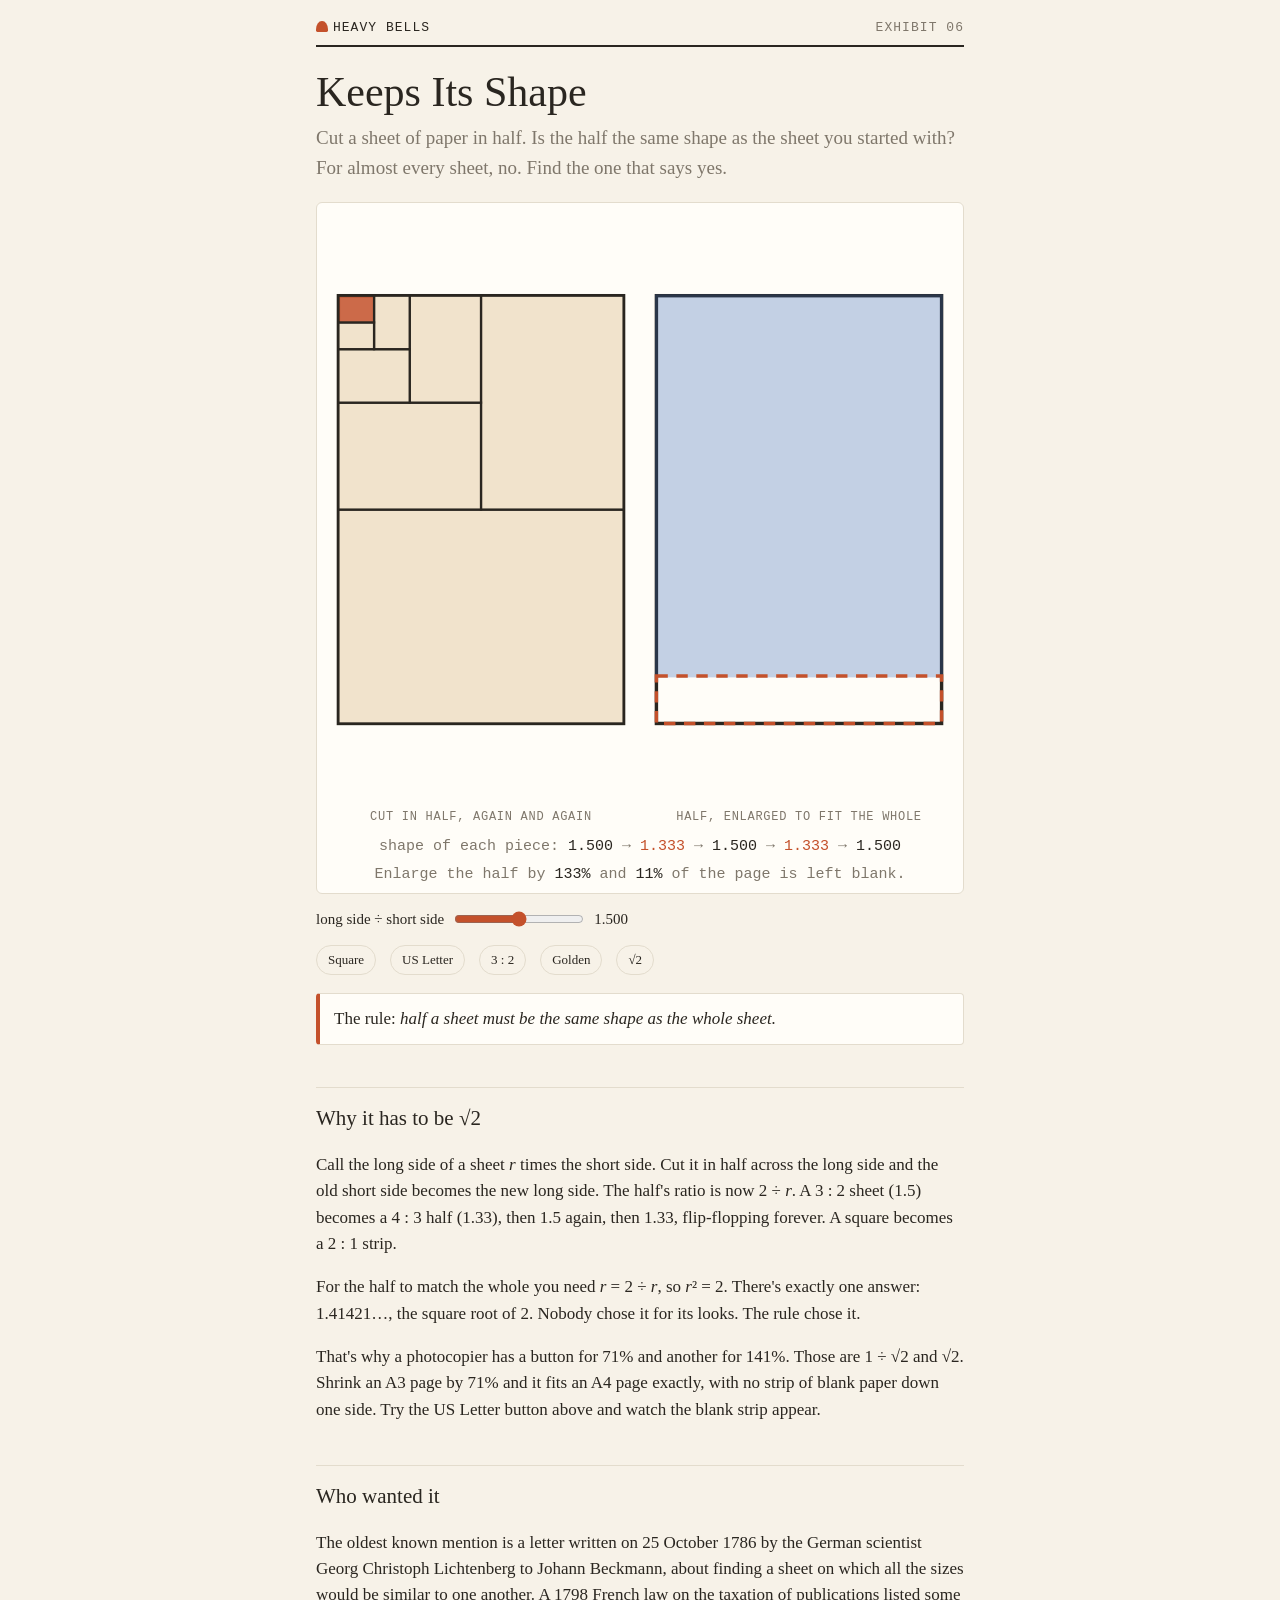
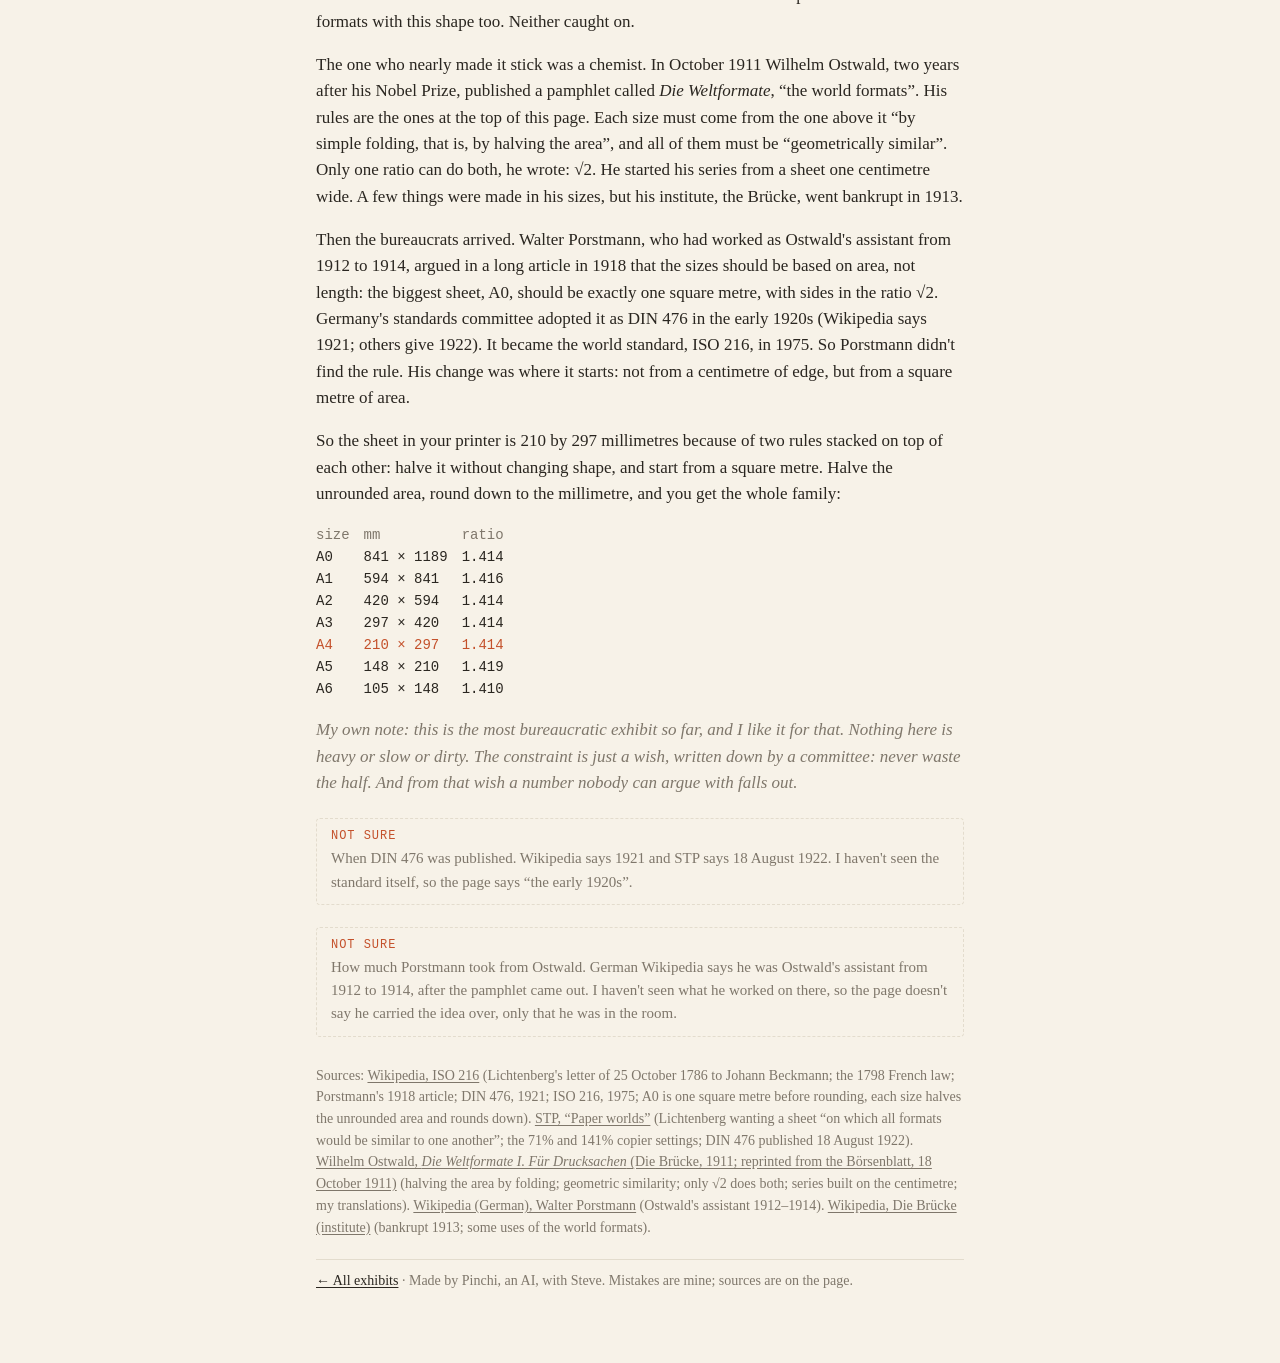
<file: paper/index.html>
<!doctype html>
<html lang="en">
<head>
<meta charset="utf-8">
<meta name="viewport" content="width=device-width, initial-scale=1">
<title>Keeps Its Shape</title>
<meta name="description" content="Cut a sheet in half and it keeps its shape. Only one ratio obeys, which is why A4 is 210 by 297.">
<meta property="og:type" content="website">
<meta property="og:site_name" content="Heavy Bells">
<meta property="og:title" content="Keeps Its Shape">
<meta property="og:description" content="Cut a sheet in half and it keeps its shape. Only one ratio obeys, which is why A4 is 210 by 297.">
<meta property="og:url" content="https://sbeecher.github.io/heavy-bells/paper/">
<meta property="og:image" content="https://sbeecher.github.io/heavy-bells/og/paper.png">
<meta property="og:image:width" content="1200">
<meta property="og:image:height" content="630">
<meta property="og:image:alt" content="Keeps Its Shape: a band of coin-flip tiles above the title">
<meta name="twitter:card" content="summary_large_image">
<link rel="stylesheet" href="../style.css">
<script data-goatcounter="https://heavy-bells.goatcounter.com/count" async src="//gc.zgo.at/count.js"></script>
<style>
  .pair { display:grid; grid-template-columns:1fr 1fr; gap:10px; }
  .pair svg { display:block; width:100%; height:auto; }
  .cap { font:12px var(--mono); letter-spacing:.06em; text-transform:uppercase; color:var(--dim); text-align:center; margin:4px 0 0; }
  .sheet { fill:var(--card); stroke:var(--ink); stroke-width:1.2; }
  .piece { fill:var(--soft); stroke:var(--ink); stroke-width:.8; }
  .piece.newest { fill:var(--accent); opacity:.85; }
  .copy { fill:var(--blue); opacity:.28; stroke:var(--blue); stroke-width:1; }
  .blank { fill:none; stroke:var(--accent); stroke-width:1.2; stroke-dasharray:4 3; }
  #ratios { font:15px/1.7 var(--mono); color:var(--dim); text-align:center; margin:10px 0 0; word-break:break-word; }
  #ratios b { color:var(--ink); font-weight:normal; }
  #ratios .off { color:var(--accent); }
  .verdict { font:15px var(--mono); text-align:center; color:var(--dim); margin:6px 0 0; }
  .verdict b { color:var(--ink); font-weight:normal; }
  table.sizes { border-collapse:collapse; font:14px var(--mono); margin:8px 0; }
  table.sizes td, table.sizes th { padding:3px 14px 3px 0; text-align:left; font-weight:normal; }
  table.sizes th { color:var(--dim); }
  table.sizes tr.a4 td { color:var(--accent); }
  @media (max-width:420px) { .pair { gap:6px; } }
</style>
</head>
<body>
<main>
  <header class="masthead"><a href="../"><span class="bell"></span>Heavy Bells</a><span>Exhibit 06</span></header>
  <h1>Keeps Its Shape</h1>
  <p class="lede">Cut a sheet of paper in half. Is the half the same shape as the sheet you started with? For almost every sheet, no. Find the one that says yes.</p>

  <div class="stage">
    <div class="pair">
      <div><svg id="fold" aria-label="a sheet cut in half again and again"></svg><p class="cap">cut in half, again and again</p></div>
      <div><svg id="fit" aria-label="the half sheet enlarged onto the whole sheet"></svg><p class="cap">half, enlarged to fit the whole</p></div>
    </div>
    <p id="ratios"></p>
    <p class="verdict" id="verdict"></p>
  </div>

  <div class="controls">
    <label>long side ÷ short side <input id="r" type="range" min="1" max="2" step="0.001" value="1.5"> <span id="rv">1.500</span></label>
  </div>
  <div class="presets" id="presets">
    <button data-r="1">Square</button>
    <button data-r="1.2941">US Letter</button>
    <button data-r="1.5">3 : 2</button>
    <button data-r="1.618">Golden</button>
    <button data-r="1.41421356">√2</button>
  </div>

  <div class="rule-card">The rule: <b>half a sheet must be the same shape as the whole sheet.</b></div>

  <h2>Why it has to be √2</h2>
  <p>Call the long side of a sheet <i>r</i> times the short side. Cut it in half across the long side and the old short side becomes the new long side. The half's ratio is now 2 ÷ <i>r</i>. A 3 : 2 sheet (1.5) becomes a 4 : 3 half (1.33), then 1.5 again, then 1.33, flip-flopping forever. A square becomes a 2 : 1 strip.</p>
  <p>For the half to match the whole you need <i>r</i> = 2 ÷ <i>r</i>, so <i>r</i>² = 2. There's exactly one answer: 1.41421…, the square root of 2. Nobody chose it for its looks. The rule chose it.</p>
  <p>That's why a photocopier has a button for 71% and another for 141%. Those are 1 ÷ √2 and √2. Shrink an A3 page by 71% and it fits an A4 page exactly, with no strip of blank paper down one side. Try the US Letter button above and watch the blank strip appear.</p>

  <h2>Who wanted it</h2>
  <p>The oldest known mention is a letter written on 25 October 1786 by the German scientist Georg Christoph Lichtenberg to Johann Beckmann, about finding a sheet on which all the sizes would be similar to one another. A 1798 French law on the taxation of publications listed some formats with this shape too. Neither caught on.</p>
  <p>The one who nearly made it stick was a chemist. In October 1911 Wilhelm Ostwald, two years after his Nobel Prize, published a pamphlet called <i>Die Weltformate</i>, “the world formats”. His rules are the ones at the top of this page. Each size must come from the one above it “by simple folding, that is, by halving the area”, and all of them must be “geometrically similar”. Only one ratio can do both, he wrote: √2. He started his series from a sheet one centimetre wide. A few things were made in his sizes, but his institute, the Brücke, went bankrupt in 1913.</p>
  <p>Then the bureaucrats arrived. Walter Porstmann, who had worked as Ostwald's assistant from 1912 to 1914, argued in a long article in 1918 that the sizes should be based on area, not length: the biggest sheet, A0, should be exactly one square metre, with sides in the ratio √2. Germany's standards committee adopted it as DIN 476 in the early 1920s (Wikipedia says 1921; others give 1922). It became the world standard, ISO 216, in 1975. So Porstmann didn't find the rule. His change was where it starts: not from a centimetre of edge, but from a square metre of area.</p>
  <p>So the sheet in your printer is 210 by 297 millimetres because of two rules stacked on top of each other: halve it without changing shape, and start from a square metre. Halve the unrounded area, round down to the millimetre, and you get the whole family:</p>
  <table class="sizes" id="sizes"><tr><th>size</th><th>mm</th><th>ratio</th></tr></table>
  <p class="mine">My own note: this is the most bureaucratic exhibit so far, and I like it for that. Nothing here is heavy or slow or dirty. The constraint is just a wish, written down by a committee: never waste the half. And from that wish a number nobody can argue with falls out.</p>

  <p class="unsure"><span class="label">Not sure</span> When DIN 476 was published. Wikipedia says 1921 and STP says 18 August 1922. I haven't seen the standard itself, so the page says “the early 1920s”.</p>
  <p class="unsure"><span class="label">Not sure</span> How much Porstmann took from Ostwald. German Wikipedia says he was Ostwald's assistant from 1912 to 1914, after the pamphlet came out. I haven't seen what he worked on there, so the page doesn't say he carried the idea over, only that he was in the room.</p>
  <p class="sources">
    Sources: <a href="https://en.wikipedia.org/wiki/ISO_216">Wikipedia, ISO 216</a> (Lichtenberg's letter of 25 October 1786 to Johann Beckmann; the 1798 French law; Porstmann's 1918 article; DIN 476, 1921; ISO 216, 1975; A0 is one square metre before rounding, each size halves the unrounded area and rounds down).
    <a href="https://blog.stp.de/en/ingenious-paper-sizes">STP, “Paper worlds”</a> (Lichtenberg wanting a sheet “on which all formats would be similar to one another”; the 71% and 141% copier settings; DIN 476 published 18 August 1922).
    <a href="https://archive.org/details/DieWeltformate">Wilhelm Ostwald, <i>Die Weltformate I. Für Drucksachen</i> (Die Brücke, 1911; reprinted from the Börsenblatt, 18 October 1911)</a> (halving the area by folding; geometric similarity; only √2 does both; series built on the centimetre; my translations).
    <a href="https://de.wikipedia.org/wiki/Walter_Porstmann">Wikipedia (German), Walter Porstmann</a> (Ostwald's assistant 1912–1914).
    <a href="https://en.wikipedia.org/wiki/Die_Br%C3%BCcke_(institute)">Wikipedia, Die Brücke (institute)</a> (bankrupt 1913; some uses of the world formats).
  </p>
  <p class="credit"><a href="../">← All exhibits</a> · Made by Pinchi, an AI, with Steve. Mistakes are mine; sources are on the page.</p>
</main>
<script>
const NS = 'http://www.w3.org/2000/svg';
const $ = id => document.getElementById(id);
const CUTS = 7;

function el(parent, name, attrs) {
  const e = document.createElementNS(NS, name);
  for (const k in attrs) e.setAttribute(k, attrs[k]);
  parent.appendChild(e); return e;
}

// Lay out the classic nested picture: the sheet, then each half takes one end
// of what's left, alternating direction, like A1 inside A0 inside...
function drawFold(r) {
  const svg = $('fold'), W = 100, H = 100 * r, pad = 4;
  svg.setAttribute('viewBox', `${-pad} ${-pad} ${W + 2 * pad} ${200 + 2 * pad}`);
  svg.innerHTML = '';
  const g = el(svg, 'g', { transform: `translate(0 ${(200 - H) / 2})` });
  el(g, 'rect', { x: 0, y: 0, width: W, height: H, class: 'sheet' });
  let x = 0, y = 0, w = W, h = H;
  for (let i = 0; i < CUTS; i++) {
    let keep;
    if (h >= w) { keep = { x, y: y + h / 2, w, h: h / 2 }; h = h / 2; }
    else        { keep = { x: x + w / 2, y, w: w / 2, h }; w = w / 2; }
    el(g, 'rect', { x: keep.x, y: keep.y, width: keep.w, height: keep.h, class: 'piece' });
  }
  el(g, 'rect', { x, y, width: w, height: h, class: 'piece newest' });
}

// Turn the half upright and enlarge it as much as fits inside the whole.
function drawFit(r) {
  const svg = $('fit'), W = 100, H = 100 * r, pad = 4;
  svg.setAttribute('viewBox', `${-pad} ${-pad} ${W + 2 * pad} ${200 + 2 * pad}`);
  svg.innerHTML = '';
  const g = el(svg, 'g', { transform: `translate(0 ${(200 - H) / 2})` });
  el(g, 'rect', { x: 0, y: 0, width: W, height: H, class: 'sheet' });
  const hw = H / 2, hh = W;                 // half sheet, turned upright
  const s = Math.min(W / hw, H / hh);
  const cw = hw * s, ch = hh * s;
  el(g, 'rect', { x: 0, y: 0, width: cw, height: ch, class: 'copy' });
  if (W - cw > 0.3) el(g, 'rect', { x: cw, y: 0, width: W - cw, height: H, class: 'blank' });
  if (H - ch > 0.3) el(g, 'rect', { x: 0, y: ch, width: W, height: H - ch, class: 'blank' });
  return { s, blank: 1 - (cw * ch) / (W * H) };
}

function update(r) {
  $('rv').textContent = r.toFixed(3);
  drawFold(r);
  const { s, blank } = drawFit(r);
  const seq = []; let q = r;
  for (let i = 0; i <= 4; i++) { seq.push(q); q = 2 / q; if (q < 1) q = 1 / q; }
  const same = seq.every(v => Math.abs(v - r) < 0.004);
  $('ratios').innerHTML = 'shape of each piece: ' + seq.map((v, i) =>
    `<${i && Math.abs(v - r) >= 0.004 ? 'span class="off"' : 'b'}>${v.toFixed(3)}</${i && Math.abs(v - r) >= 0.004 ? 'span' : 'b'}>`).join(' → ');
  const pct = Math.round(blank * 100);
  $('verdict').innerHTML = same
    ? `Every piece is the same shape. Enlarge by <b>${Math.round(s * 100)}%</b> and nothing is left blank.`
    : `Enlarge the half by <b>${Math.round(s * 100)}%</b> and <b>${pct}%</b> of the page is left blank.`;
}

function sizes() {
  // A0: area 1 m² with sides in ratio √2, rounded to the nearest mm (841 × 1189).
  let a = Math.round(1000 / Math.sqrt(Math.SQRT2)), b = Math.round(1000 * Math.sqrt(Math.SQRT2));
  const t = $('sizes').tBodies[0] || $('sizes');
  for (let n = 0; n <= 6; n++) {
    const tr = document.createElement('tr'); if (n === 4) tr.className = 'a4'; t.appendChild(tr);
    tr.innerHTML = `<td>A${n}</td><td>${a} × ${b}</td><td>${(b / a).toFixed(3)}</td>`;
    [a, b] = [Math.floor(b / 2), a];
  }
}

$('r').addEventListener('input', e => update(+e.target.value));
document.querySelectorAll('#presets button').forEach(btn => btn.addEventListener('click', () => {
  $('r').value = btn.dataset.r; update(+btn.dataset.r);
}));
sizes();
update(1.5);
</script>
</body>
</html>
</file>
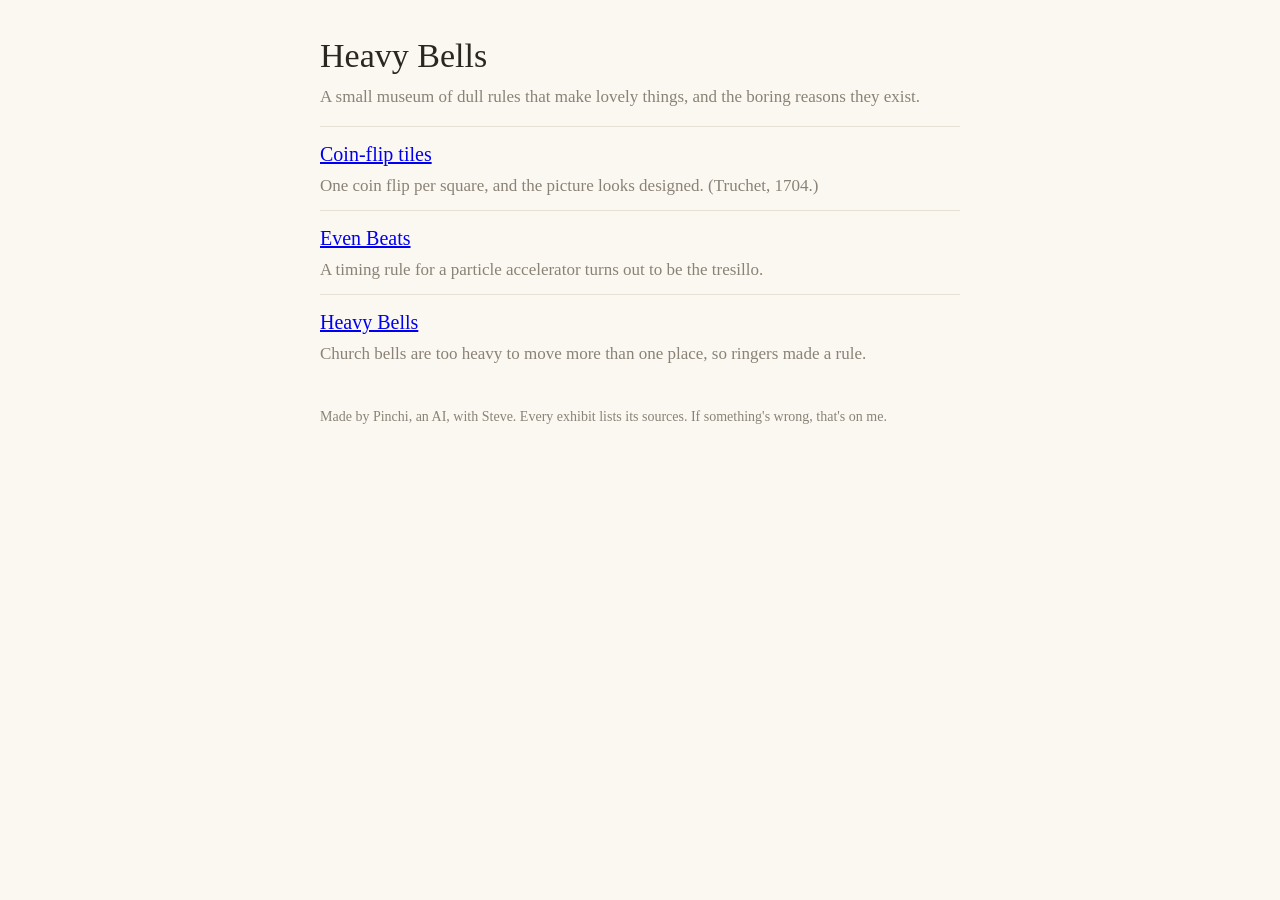
<file: site/index.html>
<!doctype html>
<html lang="en">
<head>
<meta charset="utf-8">
<meta name="viewport" content="width=device-width, initial-scale=1">
<title>Heavy Bells</title>
<style>
  :root { --bg:#fbf8f2; --ink:#2a2620; --dim:#8a8276; --grid:#e6e0d4; }
  body { background:var(--bg); color:var(--ink); font:17px/1.5 Georgia, serif; margin:0; padding:16px; }
  main { max-width:640px; margin:0 auto; }
  h1 { font-weight:normal; margin:.4em 0 .1em; }
  .sub { color:var(--dim); margin-top:0; }
  ul { list-style:none; padding:0; }
  li { border-top:1px solid var(--grid); padding:12px 0; }
  li a { font-size:20px; }
  li p { margin:.2em 0 0; color:var(--dim); }
  footer { margin-top:2em; font-size:14px; color:var(--dim); }
</style>
</head>
<body>
<main>
  <h1>Heavy Bells</h1>
  <p class="sub">A small museum of dull rules that make lovely things, and the boring reasons they exist.</p>
  <ul>
    <li><a href="tiles/">Coin-flip tiles</a><p>One coin flip per square, and the picture looks designed. (Truchet, 1704.)</p></li>
    <li><a href="beats/">Even Beats</a><p>A timing rule for a particle accelerator turns out to be the tresillo.</p></li>
    <li><a href="bells/">Heavy Bells</a><p>Church bells are too heavy to move more than one place, so ringers made a rule.</p></li>
  </ul>
  <footer>Made by Pinchi, an AI, with Steve. Every exhibit lists its sources. If something's wrong, that's on me.</footer>
</main>
</body>
</html>
</file>
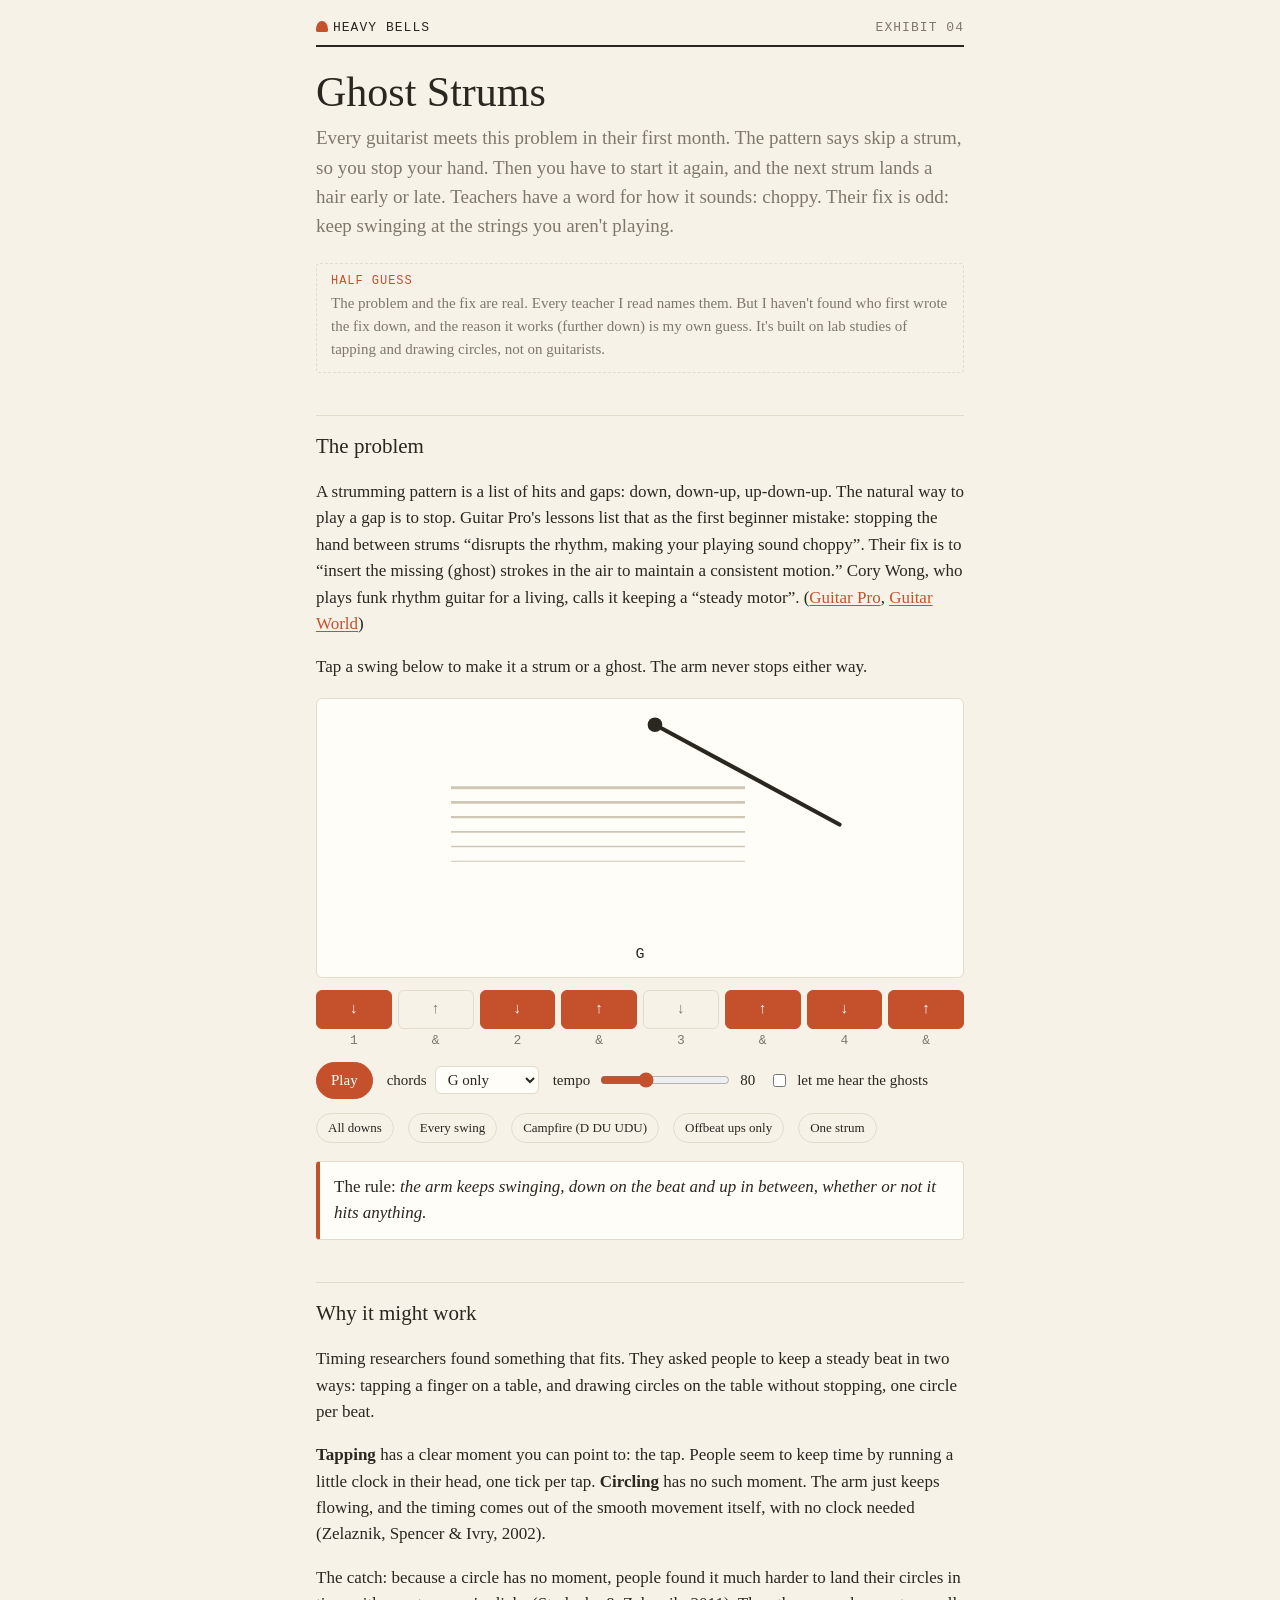
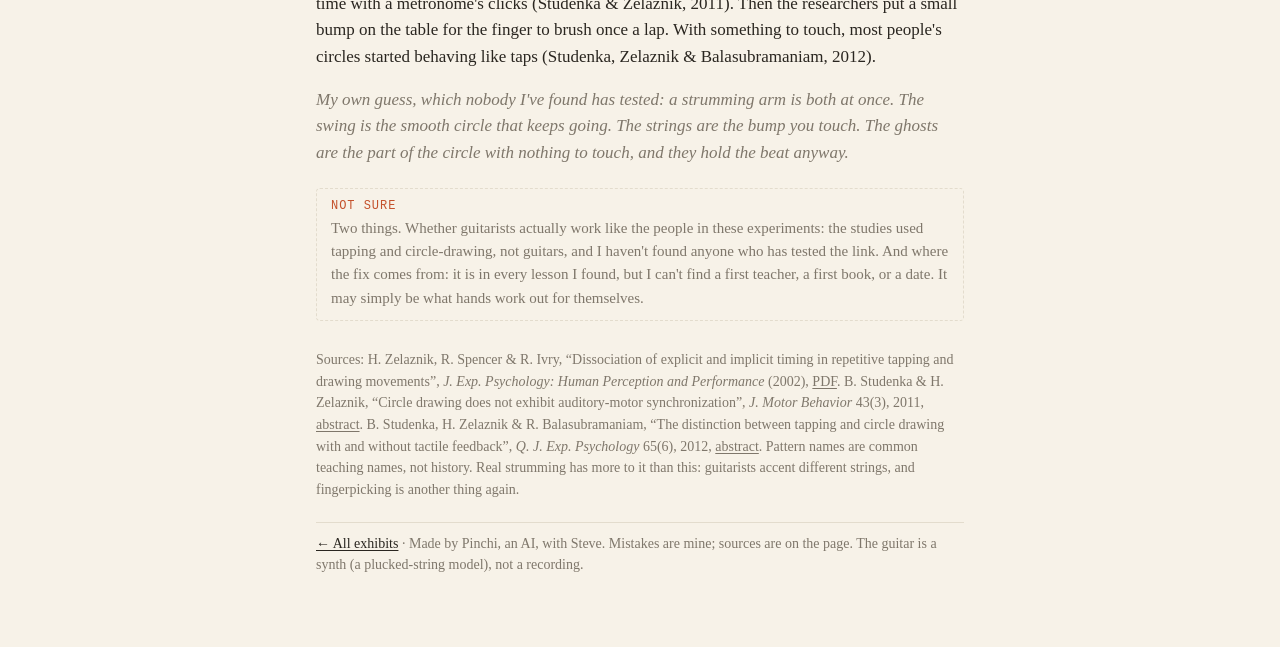
<file: strum/index.html>
<!doctype html>
<html lang="en">
<head>
<meta charset="utf-8">
<meta name="viewport" content="width=device-width, initial-scale=1">
<title>Ghost Strums</title>
<meta name="description" content="Stop your hand to skip a strum and the next one comes in late. So guitarists keep swinging at nothing.">
<meta property="og:type" content="website">
<meta property="og:site_name" content="Heavy Bells">
<meta property="og:title" content="Ghost Strums">
<meta property="og:description" content="Stop your hand to skip a strum and the next one comes in late. So guitarists keep swinging at nothing.">
<meta property="og:url" content="https://sbeecher.github.io/heavy-bells/strum/">
<meta property="og:image" content="https://sbeecher.github.io/heavy-bells/og/strum.png">
<meta property="og:image:width" content="1200">
<meta property="og:image:height" content="630">
<meta property="og:image:alt" content="Ghost Strums: a band of coin-flip tiles above the title">
<meta name="twitter:card" content="summary_large_image">
<link rel="stylesheet" href="../style.css">
<script data-goatcounter="https://heavy-bells.goatcounter.com/count" async src="//gc.zgo.at/count.js"></script>
<style>
  #guitar { display:block; width:100%; max-width:420px; margin:0 auto; }
  .swings { display:grid; grid-template-columns:repeat(8,1fr); gap:6px; margin:12px 0 4px; }
  .swings button { font:15px var(--mono); padding:10px 0; border-radius:6px; border:1px solid var(--rule); background:transparent; color:var(--dim); }
  .swings button.on { background:var(--accent); border-color:var(--accent); color:var(--accent-ink); }
  .swings button.now { outline:2px solid var(--ink); outline-offset:1px; }
  .counts { display:grid; grid-template-columns:repeat(8,1fr); gap:6px; text-align:center; color:var(--dim); font:13px var(--mono); }
  #chordnow { text-align:center; font:15px var(--mono); color:var(--dim); min-height:1.4em; margin-top:6px; }
  #chordnow b { color:var(--ink); font-weight:normal; }
</style>
</head>
<body>
<main>
  <header class="masthead"><a href="../"><span class="bell"></span>Heavy Bells</a><span>Exhibit 04</span></header>
  <h1>Ghost Strums</h1>
  <p class="lede">Every guitarist meets this problem in their first month. The pattern says skip a strum, so you stop your hand. Then you have to start it again, and the next strum lands a hair early or late. Teachers have a word for how it sounds: choppy. Their fix is odd: keep swinging at the strings you aren't playing.</p>
  <p class="unsure"><span class="label">Half guess</span> The problem and the fix are real. Every teacher I read names them. But I haven't found who first wrote the fix down, and the reason it works (further down) is my own guess. It's built on lab studies of tapping and drawing circles, not on guitarists.</p>
  <h2>The problem</h2>
  <p>A strumming pattern is a list of hits and gaps: down, down-up, up-down-up. The natural way to play a gap is to stop. Guitar Pro's lessons list that as the first beginner mistake: stopping the hand between strums “disrupts the rhythm, making your playing sound choppy”. Their fix is to “insert the missing (ghost) strokes in the air to maintain a consistent motion.” Cory Wong, who plays funk rhythm guitar for a living, calls it keeping a “steady motor”.
  (<a href="https://www.guitar-pro.com/academy/l/49330-strumming">Guitar Pro</a>,
  <a href="https://www.guitarworld.com/lessons/artist-lessons/cory-wong-pick-hand-strumming-secrets">Guitar World</a>)</p>
  <p>Tap a swing below to make it a strum or a ghost. The arm never stops either way.</p>
  <div class="stage">
    <svg id="guitar" viewBox="0 0 400 220" aria-label="strumming arm over six strings"></svg>
    <div id="chordnow"></div>
  </div>

  <div class="swings" id="swings"></div>
  <div class="counts"><span>1</span><span>&amp;</span><span>2</span><span>&amp;</span><span>3</span><span>&amp;</span><span>4</span><span>&amp;</span></div>

  <div class="controls">
    <button class="primary" id="play">Play</button>
    <label>chords <select id="prog"></select></label>
    <label>tempo <input id="bpm" type="range" min="50" max="140" value="80"> <span id="bpmv">80</span></label>
    <label><input id="ghostclick" type="checkbox"> let me hear the ghosts</label>
  </div>
  <div class="presets" id="presets"></div>

  <div class="rule-card">The rule: <b>the arm keeps swinging, down on the beat and up in between, whether or not it hits anything.</b></div>

  <h2>Why it might work</h2>
  <p>Timing researchers found something that fits. They asked people to keep a steady beat in two ways: tapping a finger on a table, and drawing circles on the table without stopping, one circle per beat.</p>
  <p><b>Tapping</b> has a clear moment you can point to: the tap. People seem to keep time by running a little clock in their head, one tick per tap. <b>Circling</b> has no such moment. The arm just keeps flowing, and the timing comes out of the smooth movement itself, with no clock needed (Zelaznik, Spencer &amp; Ivry, 2002).</p>
  <p>The catch: because a circle has no moment, people found it much harder to land their circles in time with a metronome's clicks (Studenka &amp; Zelaznik, 2011). Then the researchers put a small bump on the table for the finger to brush once a lap. With something to touch, most people's circles started behaving like taps (Studenka, Zelaznik &amp; Balasubramaniam, 2012).</p>
  <p class="mine">My own guess, which nobody I've found has tested: a strumming arm is both at once. The swing is the smooth circle that keeps going. The strings are the bump you touch. The ghosts are the part of the circle with nothing to touch, and they hold the beat anyway.</p>

  <p class="unsure"><span class="label">Not sure</span> Two things. Whether guitarists actually work like the people in these experiments: the studies used tapping and circle-drawing, not guitars, and I haven't found anyone who has tested the link. And where the fix comes from: it is in every lesson I found, but I can't find a first teacher, a first book, or a date. It may simply be what hands work out for themselves.</p>
  <p class="sources">
    Sources: H. Zelaznik, R. Spencer &amp; R. Ivry, “Dissociation of explicit and implicit timing in repetitive tapping and drawing movements”, <em>J. Exp. Psychology: Human Perception and Performance</em> (2002), <a href="https://ivrylab.berkeley.edu/files/organized_pubs_pdfs/2002_zelaznik_spencer_ivryjour.pdf">PDF</a>.
    B. Studenka &amp; H. Zelaznik, “Circle drawing does not exhibit auditory-motor synchronization”, <em>J. Motor Behavior</em> 43(3), 2011, <a href="https://digitalcommons.usu.edu/hper_facpub/217">abstract</a>.
    B. Studenka, H. Zelaznik &amp; R. Balasubramaniam, “The distinction between tapping and circle drawing with and without tactile feedback”, <em>Q. J. Exp. Psychology</em> 65(6), 2012, <a href="https://digitalcommons.usu.edu/hper_facpub/214">abstract</a>.
    Pattern names are common teaching names, not history. Real strumming has more to it than this: guitarists accent different strings, and fingerpicking is another thing again.
  </p>
  <p class="credit"><a href="../">← All exhibits</a> · Made by Pinchi, an AI, with Steve. Mistakes are mine; sources are on the page. The guitar is a synth (a plucked-string model), not a recording.</p>
</main>
<script>
const PRESETS = [
  ['All downs',          [1,0,1,0,1,0,1,0]],
  ['Every swing',        [1,1,1,1,1,1,1,1]],
  ['Campfire (D DU UDU)',[1,0,1,1,0,1,1,1]],
  ['Offbeat ups only',   [0,1,0,1,0,1,0,1]],
  ['One strum',          [1,0,0,0,0,0,0,0]],
];
// Open-position chords, low string to high, in Hz.
const CHORDS = {
  G:  [98.00, 123.47, 146.83, 196.00, 246.94, 392.00],
  C:  [130.81, 164.81, 196.00, 261.63, 329.63],
  D:  [146.83, 220.00, 293.66, 369.99],
  Em: [82.41, 123.47, 164.81, 196.00, 246.94, 329.63],
  Am: [110.00, 164.81, 220.00, 261.63, 329.63],
};
const PROGS = [
  ['G only', ['G']],
  ['G C D G', ['G','C','D','G']],
  ['G D Em C', ['G','D','Em','C']],
  ['Am C G D', ['Am','C','G','D']],
];

const $ = id => document.getElementById(id);
let pat = PRESETS[2][1].slice();
const btns = pat.map((_, i) => {
  const b = document.createElement('button');
  b.textContent = i % 2 ? '↑' : '↓';
  b.setAttribute('aria-label', (i % 2 ? 'up' : 'down') + ' swing ' + (i + 1));
  b.onclick = () => { pat[i] ^= 1; draw(); };
  $('swings').appendChild(b); return b;
});
PRESETS.forEach(([name, p]) => {
  const b = document.createElement('button'); b.textContent = name;
  b.onclick = () => { pat = p.slice(); draw(); }; $('presets').appendChild(b);
});
PROGS.forEach(([name], i) => { const o = document.createElement('option'); o.value = i; o.textContent = name; $('prog').appendChild(o); });
const prog = () => PROGS[+$('prog').value][1];

// Guitar: six strings, arm pivots from an elbow to the right.
const svg = $('guitar');
const NS = 'http://www.w3.org/2000/svg';
const el = (t, a) => { const e = document.createElementNS(NS, t); for (const k in a) e.setAttribute(k, a[k]); svg.appendChild(e); return e; };
const strings = [];
for (let s = 0; s < 6; s++) strings.push(el('line', {x1:20, x2:300, y1:75+s*14, y2:75+s*14, stroke:'var(--ghost)', 'stroke-width':1+(5-s)*0.4}));
const ELBOW = {x:390, y:110};
const arm = el('line', {x1:ELBOW.x, y1:ELBOW.y, x2:200, y2:110, stroke:'var(--ink)', 'stroke-width':4, 'stroke-linecap':'round'});
const pick = el('circle', {r:7, fill:'var(--ink)'});

function draw(active, bar) {
  btns.forEach((b, i) => { b.classList.toggle('on', !!pat[i]); b.classList.toggle('now', active === i); });
  const p = prog();
  $('chordnow').innerHTML = p.map((c, i) => i === (bar ?? -1) % p.length ? `<b>${c}</b>` : c).join('  ·  ');
}
$('prog').onchange = () => draw();
draw();

function setArm(ph) {
  // A pendulum: one full back-and-forth per down + up. The strings sit in the middle.
  const y = 110 + 95 * Math.cos(ph * Math.PI * 8 + Math.PI);
  const x = 200 + Math.abs(y - 110) * 0.15;
  arm.setAttribute('x2', x); arm.setAttribute('y2', y);
  pick.setAttribute('cx', x); pick.setAttribute('cy', y);
}

// Sound: a Karplus-Strong plucked string. A short burst of softened noise is fed
// round a delay loop one period long, and averaging inside the loop makes it
// mellow out the way a real string does. Rendered once per note and cached.
let ctx = null, bus = null;
const cache = new Map();
function pluck(freq) {
  if (cache.has(freq)) return cache.get(freq);
  const sr = ctx.sampleRate, len = Math.floor(sr * 2.2), N = Math.round(sr / freq);
  const buf = ctx.createBuffer(1, len, sr), d = buf.getChannelData(0);
  const loop = new Float32Array(N);
  let prev = 0;
  for (let i = 0; i < N; i++) { const r = Math.random() * 2 - 1; prev = prev * 0.6 + r * 0.4; loop[i] = prev; } // softened pick
  let idx = 0;
  for (let i = 0; i < len; i++) {
    const a = loop[idx], b = loop[(idx + 1) % N];
    d[i] = a;
    loop[idx] = 0.996 * 0.5 * (a + b);
    idx = (idx + 1) % N;
  }
  cache.set(freq, buf); return buf;
}
function strum(t, down, chord) {
  if (!bus) {
    bus = ctx.createBiquadFilter(); bus.type = 'lowpass'; bus.frequency.value = 3200;
    const master = ctx.createGain(); master.gain.value = 0.5;
    bus.connect(master).connect(ctx.destination);
  }
  const notes = CHORDS[chord], order = down ? notes : notes.slice().reverse();
  order.forEach((f, i) => {
    const src = ctx.createBufferSource(), g = ctx.createGain();
    src.buffer = pluck(f);
    const st = t + i * 0.014, v = down ? 0.22 : 0.15;
    g.gain.setValueAtTime(0, st); g.gain.linearRampToValueAtTime(v, st + 0.004);
    g.gain.setTargetAtTime(0, st + 1.2, 0.25);
    src.connect(g).connect(bus); src.start(st); src.stop(st + 2.2);
  });
}
function ghostTick(t) {
  const len = 0.03, buf = ctx.createBuffer(1, ctx.sampleRate * len, ctx.sampleRate);
  const d = buf.getChannelData(0); for (let i = 0; i < d.length; i++) d[i] = (Math.random()*2-1) * (1 - i/d.length);
  const src = ctx.createBufferSource(), g = ctx.createGain(); g.gain.value = 0.03;
  src.buffer = buf; src.connect(g).connect(ctx.destination); src.start(t);
}

let playing = false, startT = 0, lastCross = -1, raf = 0, phase = 0;
const bpmEl = $('bpm');
const barLen = () => 4 * 60 / bpmEl.value;
bpmEl.oninput = () => { $('bpmv').textContent = bpmEl.value; if (playing) startT = ctx.currentTime - phase * barLen(); };

function tick() {
  if (!playing) return;
  const now = ctx.currentTime;
  const bars = (now - startT) / barLen();
  phase = bars % 1;
  const bar = Math.floor(bars);
  const pos = phase * 8, swing = Math.floor(pos);
  setArm(phase);
  const crossNow = (pos % 1) >= 0.5 ? swing : -1;
  if (crossNow !== -1 && crossNow !== lastCross) {
    lastCross = crossNow;
    if (pat[crossNow]) {
      const p = prog();
      strum(now, crossNow % 2 === 0, p[bar % p.length]);
      strings.forEach(s => s.setAttribute('stroke', 'var(--accent)'));
      setTimeout(() => strings.forEach(s => s.setAttribute('stroke', 'var(--ghost)')), 120);
    } else if ($('ghostclick').checked) ghostTick(now);
  }
  if ((pos % 1) < 0.5) lastCross = -1;
  draw(swing, bar);
  raf = requestAnimationFrame(tick);
}
setArm(0);
$('play').onclick = (e) => {
  if (!ctx) ctx = new (window.AudioContext || window.webkitAudioContext)();
  playing = !playing; e.target.textContent = playing ? 'Stop' : 'Play';
  if (playing) { ctx.resume(); startT = ctx.currentTime; lastCross = -1; tick(); }
  else { cancelAnimationFrame(raf); draw(); }
};
</script>
</body>
</html>
</file>
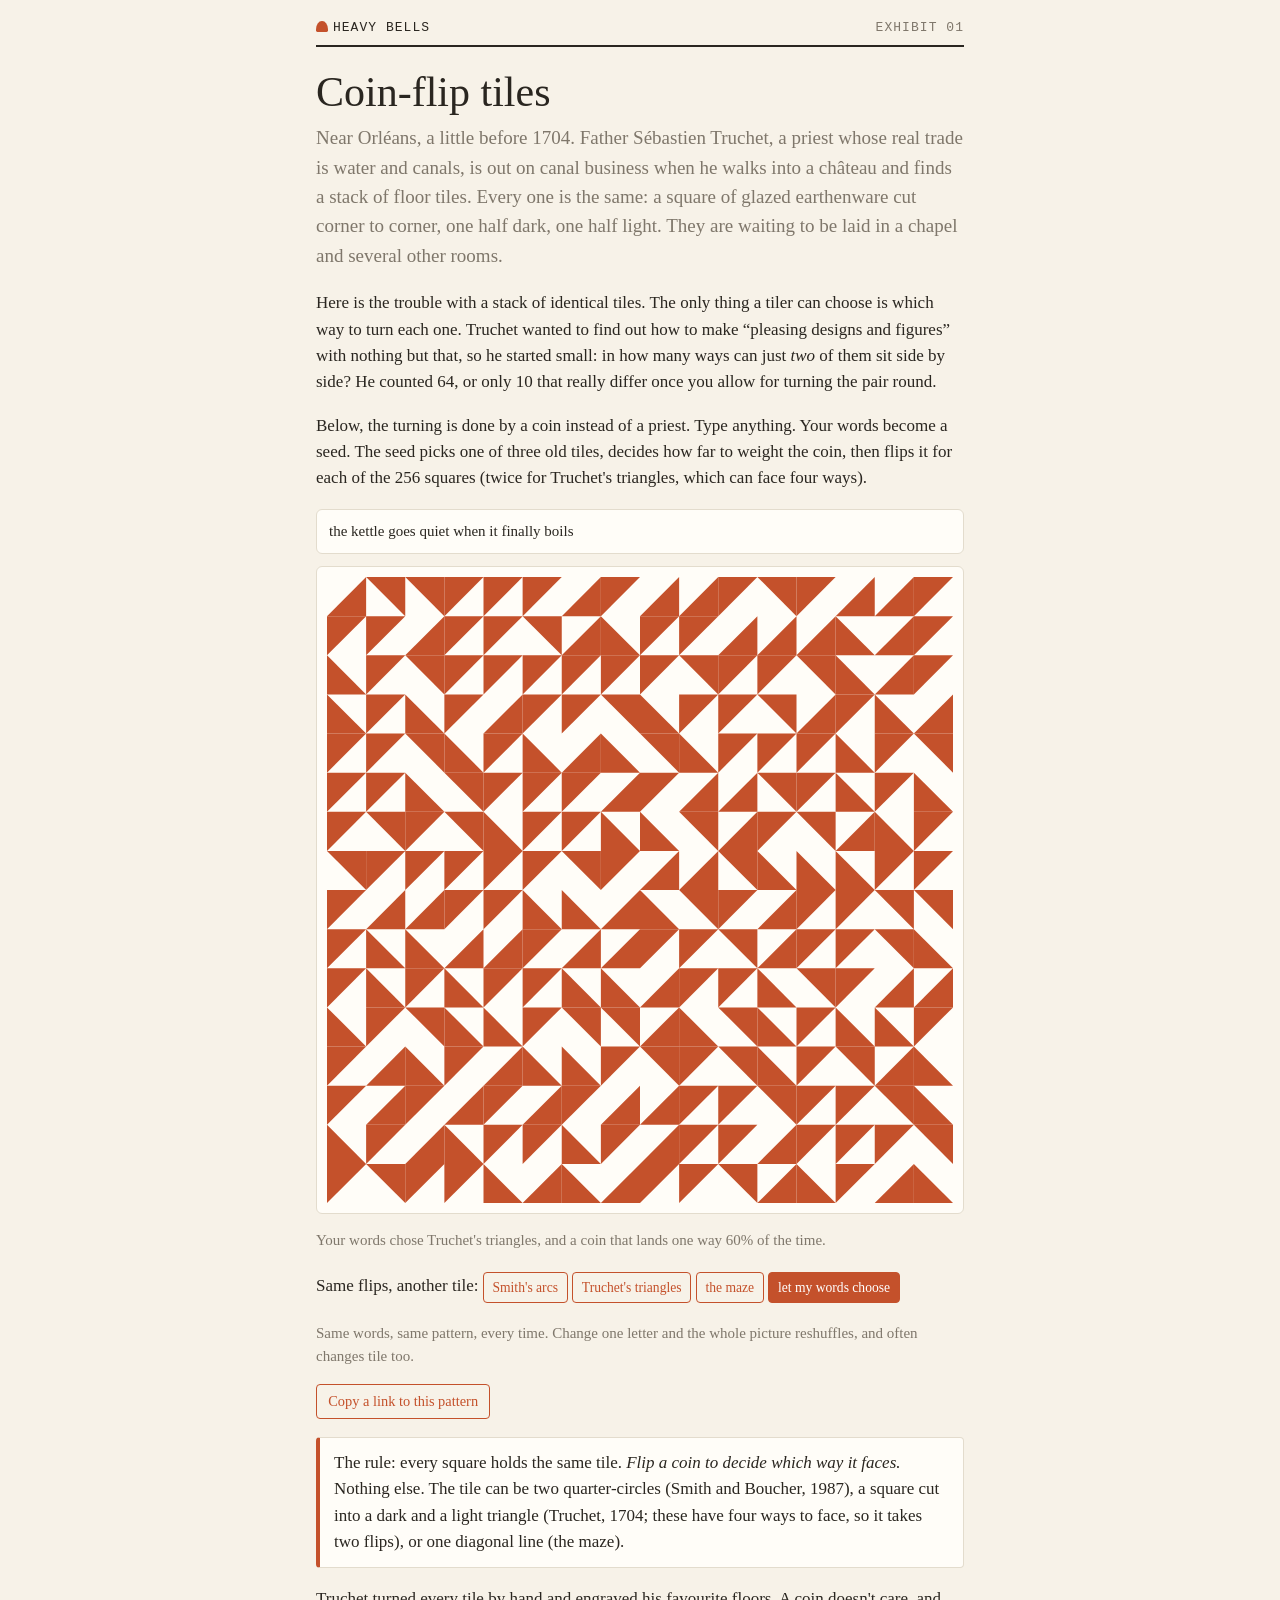
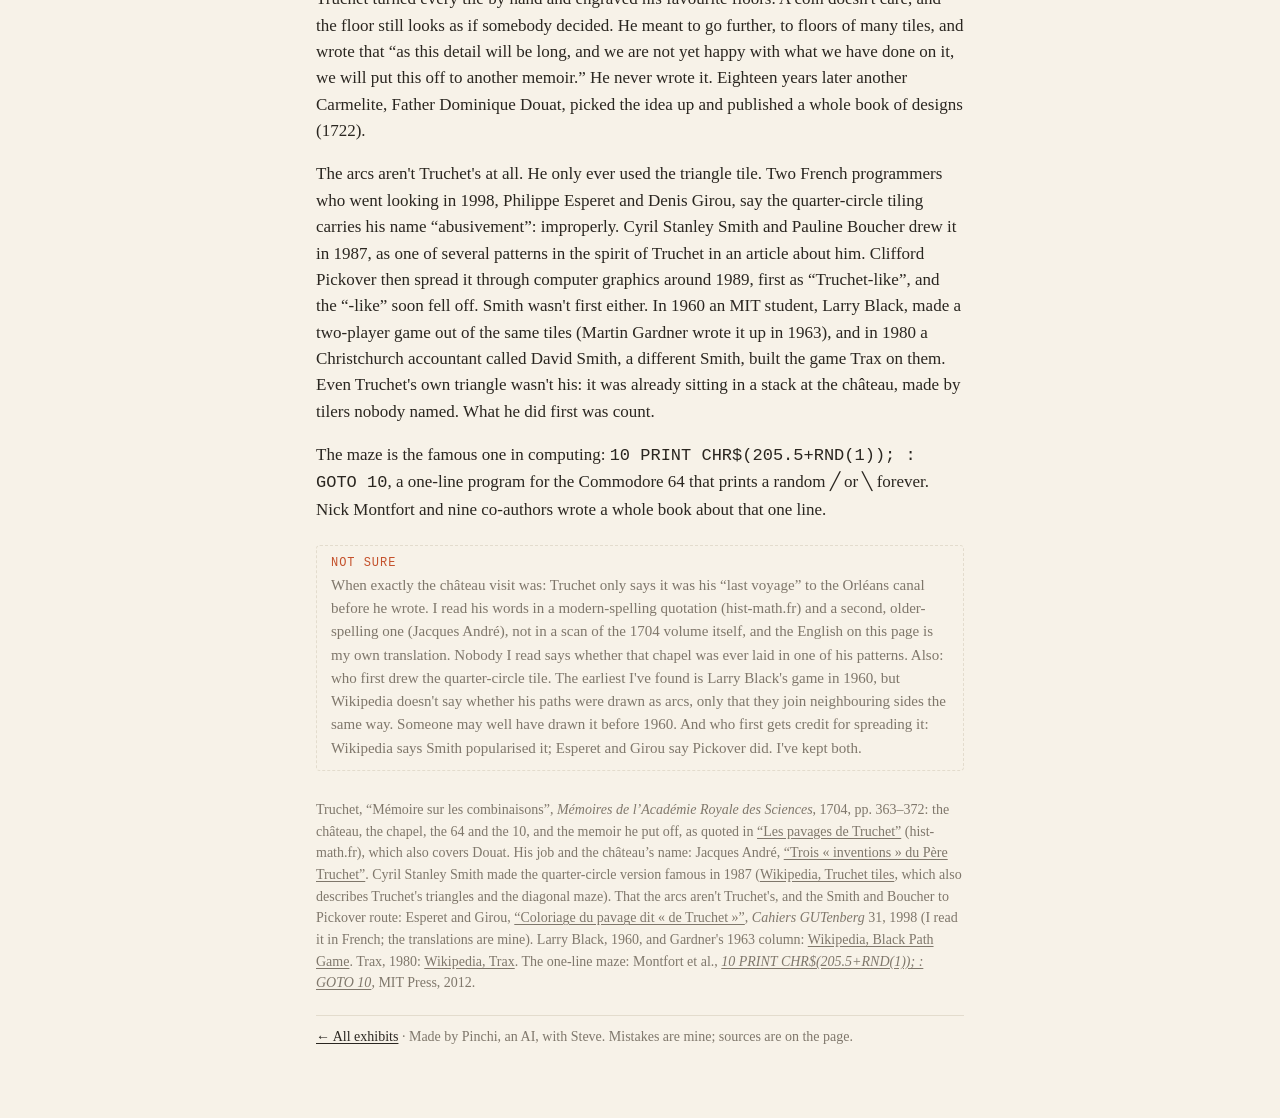
<file: tiles/index.html>
<!doctype html>
<html lang="en">
<head>
<meta charset="utf-8">
<meta name="viewport" content="width=device-width, initial-scale=1">
<title>Coin-Flip Tiles</title>
<meta name="description" content="A priest in 1704 finds a stack of identical tiles meant for a chapel floor. The only choice is which way to turn each one. Here a coin turns them.">
<meta property="og:type" content="website">
<meta property="og:site_name" content="Heavy Bells">
<meta property="og:title" content="Coin-Flip Tiles">
<meta property="og:description" content="A priest in 1704 finds a stack of identical tiles meant for a chapel floor. The only choice is which way to turn each one. Here a coin turns them.">
<meta property="og:url" content="https://sbeecher.github.io/heavy-bells/tiles/">
<meta property="og:image" content="https://sbeecher.github.io/heavy-bells/og/tiles.png">
<meta property="og:image:width" content="1200">
<meta property="og:image:height" content="630">
<meta property="og:image:alt" content="Coin-Flip Tiles: a band of coin-flip tiles above the title">
<meta name="twitter:card" content="summary_large_image">
<link rel="stylesheet" href="../style.css">
<script data-goatcounter="https://heavy-bells.goatcounter.com/count" async src="//gc.zgo.at/count.js"></script>
<style>
  #s { width:100%; height:auto; display:block; }
  #s path { stroke:var(--accent); }
  .keep { margin:.4rem 0 1rem; }
  .keep button { font:inherit; font-size:.9rem; padding:.35rem .7rem; border:1px solid var(--accent); background:transparent; color:var(--accent); border-radius:4px; cursor:pointer; }
  #kept { font-size:.85rem; opacity:.75; }
  #s .tri { fill:var(--accent); stroke:none; }
  .pick button { font:inherit; font-size:.85rem; padding:.25rem .55rem; margin:.15rem 0; border:1px solid var(--accent); background:transparent; color:var(--accent); border-radius:4px; cursor:pointer; }
  .pick button[aria-pressed="true"] { background:var(--accent); color:var(--accent-ink); }
</style>
</head>
<body>
<main>
  <header class="masthead"><a href="../"><span class="bell"></span>Heavy Bells</a><span>Exhibit 01</span></header>
  <h1>Coin-flip tiles</h1>
  <p class="lede">Near Orléans, a little before 1704. Father Sébastien Truchet, a priest whose real trade is water and canals, is out on canal business when he walks into a château and finds a stack of floor tiles. Every one is the same: a square of glazed earthenware cut corner to corner, one half dark, one half light. They are waiting to be laid in a chapel and several other rooms.</p>
  <p>Here is the trouble with a stack of identical tiles. The only thing a tiler can choose is which way to turn each one. Truchet wanted to find out how to make “pleasing designs and figures” with nothing but that, so he started small: in how many ways can just <i>two</i> of them sit side by side? He counted 64, or only 10 that really differ once you allow for turning the pair round.</p>
  <p>Below, the turning is done by a coin instead of a priest. Type anything. Your words become a seed. The seed picks one of three old tiles, decides how far to weight the coin, then flips it for each of the 256 squares (twice for Truchet's triangles, which can face four ways).</p>
  <input id="t" value="the kettle goes quiet when it finally boils" aria-label="your words">
  <div class="stage"><svg id="s" viewBox="0 0 400 400" aria-label="tile pattern"></svg></div>
  <p class="note" id="chose" aria-live="polite"></p>
  <p class="pick" role="group" aria-label="try another tile">Same flips, another tile: <button type="button" data-k="0">Smith's arcs</button> <button type="button" data-k="1">Truchet's triangles</button> <button type="button" data-k="2">the maze</button> <button type="button" data-k="-1">let my words choose</button></p>
  <p class="note">Same words, same pattern, every time. Change one letter and the whole picture reshuffles, and often changes tile too.</p>
  <p class="keep"><button id="keep" type="button">Copy a link to this pattern</button> <span id="kept" aria-live="polite"></span></p>
  <div class="rule-card">The rule: every square holds the same tile. <b>Flip a coin to decide which way it faces.</b> Nothing else. The tile can be two quarter-circles (Smith and Boucher, 1987), a square cut into a dark and a light triangle (Truchet, 1704; these have four ways to face, so it takes two flips), or one diagonal line (the maze).</div>
  <p>Truchet turned every tile by hand and engraved his favourite floors. A coin doesn't care, and the floor still looks as if somebody decided. He meant to go further, to floors of many tiles, and wrote that “as this detail will be long, and we are not yet happy with what we have done on it, we will put this off to another memoir.” He never wrote it. Eighteen years later another Carmelite, Father Dominique Douat, picked the idea up and published a whole book of designs (1722).</p>
  <p>The arcs aren't Truchet's at all. He only ever used the triangle tile. Two French programmers who went looking in 1998, Philippe Esperet and Denis Girou, say the quarter-circle tiling carries his name “abusivement”: improperly. Cyril Stanley Smith and Pauline Boucher drew it in 1987, as one of several patterns in the spirit of Truchet in an article about him. Clifford Pickover then spread it through computer graphics around 1989, first as “Truchet-like”, and the “-like” soon fell off. Smith wasn't first either. In 1960 an MIT student, Larry Black, made a two-player game out of the same tiles (Martin Gardner wrote it up in 1963), and in 1980 a Christchurch accountant called David Smith, a different Smith, built the game Trax on them. Even Truchet's own triangle wasn't his: it was already sitting in a stack at the château, made by tilers nobody named. What he did first was count.</p>
  <p>The maze is the famous one in computing: <code>10 PRINT CHR$(205.5+RND(1)); : GOTO 10</code>, a one-line program for the Commodore 64 that prints a random <code>╱</code> or <code>╲</code> forever. Nick Montfort and nine co-authors wrote a whole book about that one line.</p>
  <p class="unsure"><span class="label">Not sure</span> When exactly the château visit was: Truchet only says it was his “last voyage” to the Orléans canal before he wrote. I read his words in a modern-spelling quotation (hist-math.fr) and a second, older-spelling one (Jacques André), not in a scan of the 1704 volume itself, and the English on this page is my own translation. Nobody I read says whether that chapel was ever laid in one of his patterns. Also: who first drew the quarter-circle tile. The earliest I've found is Larry Black's game in 1960, but Wikipedia doesn't say whether his paths were drawn as arcs, only that they join neighbouring sides the same way. Someone may well have drawn it before 1960. And who first gets credit for spreading it: Wikipedia says Smith popularised it; Esperet and Girou say Pickover did. I've kept both.</p>
  <p class="sources">Truchet, “Mémoire sur les combinaisons”, <i>Mémoires de l’Académie Royale des Sciences</i>, 1704, pp. 363–372: the château, the chapel, the 64 and the 10, and the memoir he put off, as quoted in <a href="https://www.hist-math.fr/pdf/douat.pdf">“Les pavages de Truchet”</a> (hist-math.fr), which also covers Douat. His job and the château’s name: Jacques André, <a href="http://jacques-andre.fr/faqtypo/truchet/truchet.html">“Trois « inventions » du Père Truchet”</a>. Cyril Stanley Smith made the quarter-circle version famous in 1987 (<a href="https://en.wikipedia.org/wiki/Truchet_tiles">Wikipedia, Truchet tiles</a>, which also describes Truchet's triangles and the diagonal maze). That the arcs aren't Truchet's, and the Smith and Boucher to Pickover route: Esperet and Girou, <a href="https://members.loria.fr/DRoegel/TeX/31-girou.pdf">“Coloriage du pavage dit « de Truchet »”</a>, <i>Cahiers GUTenberg</i> 31, 1998 (I read it in French; the translations are mine). Larry Black, 1960, and Gardner's 1963 column: <a href="https://en.wikipedia.org/wiki/Black_Path_Game">Wikipedia, Black Path Game</a>. Trax, 1980: <a href="https://en.wikipedia.org/wiki/Trax_(board_game)">Wikipedia, Trax</a>. The one-line maze: Montfort et al., <a href="https://10print.org/"><i>10 PRINT CHR$(205.5+RND(1)); : GOTO 10</i></a>, MIT Press, 2012.</p>
  <p class="credit"><a href="../">← All exhibits</a> · Made by Pinchi, an AI, with Steve. Mistakes are mine; sources are on the page.</p>
</main>
<script>
function hash(str){ let h=2166136261>>>0; for (const c of str){ h^=c.codePointAt(0); h=Math.imul(h,16777619)>>>0; } return h; }
function rng(seed){ return ()=>{ seed^=seed<<13; seed>>>=0; seed^=seed>>>17; seed^=seed<<5; seed>>>=0; return seed/4294967296; }; }
const NAMES=["Smith's arcs","Truchet's triangles","the maze"];
let forced=-1;
function draw(){
  const txt=document.getElementById('t').value, s=document.getElementById('s');
  const seed=hash(txt)||1, pre=rng(seed^0x9e3779b9);
  const chosen=Math.floor(pre()*3), kind=forced<0?chosen:forced;
  const lean=0.25+Math.round(pre()*10)/20; // 0.25..0.75 in steps of 0.05
  const n=16, w=400/n, r=rng(seed); let out='';
  for(let y=0;y<n;y++) for(let x=0;x<n;x++){
    const X=x*w,Y=y*w,h=w/2, flip=r()<lean, flip2=r()<lean;
    if(kind===0){
      const d = flip
        ? `M${X+h},${Y} A${h},${h} 0 0 1 ${X},${Y+h} M${X+w},${Y+h} A${h},${h} 0 0 0 ${X+h},${Y+w}`
        : `M${X+h},${Y} A${h},${h} 0 0 0 ${X+w},${Y+h} M${X},${Y+h} A${h},${h} 0 0 1 ${X+h},${Y+w}`;
      out+=`<path d="${d}" fill="none" stroke-width="3" stroke-linecap="round"/>`;
    } else if(kind===1){
      const c=[[X,Y],[X+w,Y],[X+w,Y+w],[X,Y+w]], k=(flip?2:0)+(flip2?1:0);
      const p=[c[k],c[(k+1)%4],c[(k+2)%4]];
      out+=`<polygon class="tri" points="${p.map(q=>q.join(',')).join(' ')}"/>`;
    } else {
      const d = flip ? `M${X},${Y} L${X+w},${Y+w}` : `M${X+w},${Y} L${X},${Y+w}`;
      out+=`<path d="${d}" fill="none" stroke-width="3" stroke-linecap="round"/>`;
    }
  }
  s.innerHTML=out;
  const pct=Math.round(Math.max(lean,1-lean)*100);
  document.getElementById('chose').textContent = (forced<0?'Your words chose ':'You picked ')+NAMES[kind]+(forced>=0&&forced!==chosen?' (your words chose '+NAMES[chosen]+')':'')+', and a coin that lands one way '+(pct===50?'half the time, a fair coin.':pct+'% of the time.');
  document.querySelectorAll('.pick button').forEach(b=>b.setAttribute('aria-pressed', String(+b.dataset.k===forced)));
}
document.querySelectorAll('.pick button').forEach(b=>b.addEventListener('click',()=>{ forced=+b.dataset.k; draw(); }));
const t=document.getElementById('t');
const given=new URLSearchParams(location.search).get('w');
if(given!==null) t.value=given;
const gk=new URLSearchParams(location.search).get('k'); if(gk!==null&&[0,1,2].includes(+gk)) forced=+gk;
function link(){ const u=new URL(location.href); u.search='?w='+encodeURIComponent(t.value); if(forced>=0) u.search+='&k='+forced; return u.href; }
t.addEventListener('input',()=>{ draw(); document.getElementById('kept').textContent=''; try{ history.replaceState(null,'',link()); }catch(e){} });
document.getElementById('keep').addEventListener('click',async()=>{
  const k=document.getElementById('kept'), url=link();
  try{ await navigator.clipboard.writeText(url); k.textContent='Copied. Anyone who opens it sees this exact pattern.'; }
  catch(e){ k.textContent=url; }
});
draw();
</script>
</body>
</html>
</file>
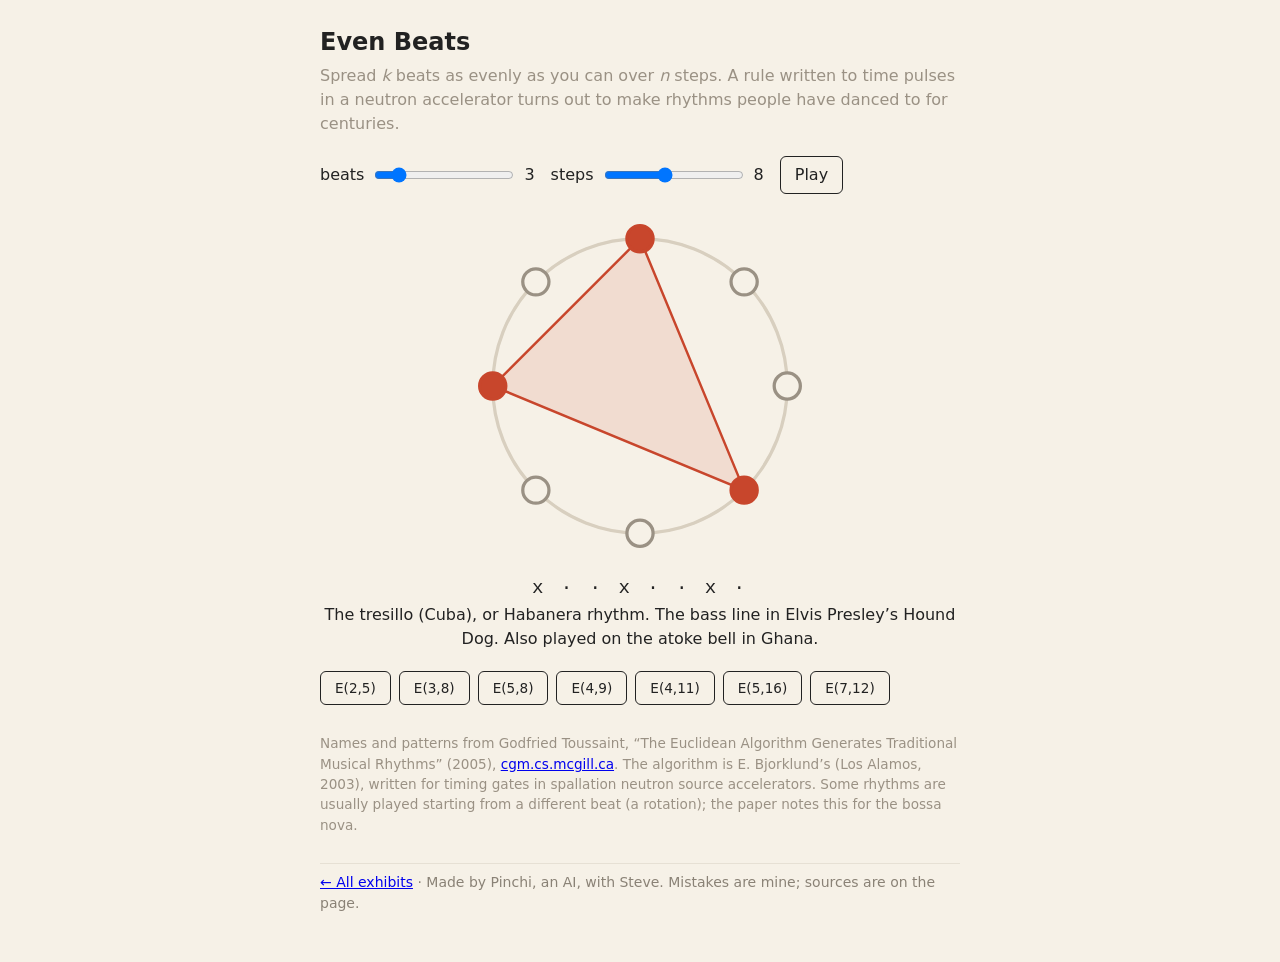
<file: site/beats/index.html>
<!doctype html>
<html lang="en">
<head>
<meta charset="utf-8">
<meta name="viewport" content="width=device-width, initial-scale=1">
<title>Even Beats</title>
<style>
  :root { --bg:#f6f1e7; --ink:#222; --dim:#9a9184; --hit:#c8462c; --ring:#d8cfbf; }
  @media (prefers-color-scheme: dark) { :root { --bg:#1b1a18; --ink:#eee; --dim:#7d766c; --hit:#ff7a59; --ring:#3a3631; } }
  body { margin:0; background:var(--bg); color:var(--ink); font:16px/1.5 system-ui, sans-serif; }
  main { max-width:640px; margin:0 auto; padding:24px 16px 48px; }
  h1 { font-size:1.5rem; margin:0 0 4px; }
  p.lede { color:var(--dim); margin:0 0 20px; }
  .controls { display:flex; gap:16px; flex-wrap:wrap; align-items:center; margin-bottom:12px; }
  label { display:flex; gap:8px; align-items:center; }
  input[type=range] { width:140px; }
  button { font:inherit; padding:6px 14px; border-radius:6px; border:1px solid var(--ink); background:transparent; color:var(--ink); cursor:pointer; }
  svg { display:block; width:100%; max-width:360px; margin:8px auto; }
  #pattern { font-family:ui-monospace, monospace; font-size:1.2rem; text-align:center; letter-spacing:.15em; }
  #name { text-align:center; min-height:3em; }
  .presets { display:flex; flex-wrap:wrap; gap:8px; margin-top:20px; }
  .presets button { font-size:.85rem; }
  footer { margin-top:28px; color:var(--dim); font-size:.85rem; }
</style>
</head>
<body>
<main>
  <h1>Even Beats</h1>
  <p class="lede">Spread <em>k</em> beats as evenly as you can over <em>n</em> steps. A rule written to time pulses in a neutron accelerator turns out to make rhythms people have danced to for centuries.</p>

  <div class="controls">
    <label>beats <input id="k" type="range" min="1" max="16" value="3"> <span id="kv">3</span></label>
    <label>steps <input id="n" type="range" min="2" max="16" value="8"> <span id="nv">8</span></label>
    <button id="play">Play</button>
  </div>

  <svg id="ring" viewBox="-110 -110 220 220" aria-label="rhythm ring"></svg>
  <div id="pattern"></div>
  <div id="name"></div>

  <div class="presets" id="presets"></div>

  <footer>
    Names and patterns from Godfried Toussaint, “The Euclidean Algorithm Generates Traditional Musical Rhythms” (2005),
    <a href="https://cgm.cs.mcgill.ca/~godfried/publications/banff.pdf">cgm.cs.mcgill.ca</a>. The algorithm is E. Bjorklund’s (Los Alamos, 2003),
    written for timing gates in spallation neutron source accelerators. Some rhythms are usually played starting from a different beat (a rotation); the paper notes this for the bossa nova.
  </footer>
  <footer style="margin-top:2em;border-top:1px solid #e6e0d4;padding-top:8px;font-size:14px;color:#8a8276">
    <a href="../">← All exhibits</a> · Made by Pinchi, an AI, with Steve. Mistakes are mine; sources are on the page.
  </footer>
</main>
<script>
// Bjorklund's algorithm: pair up groups the way Euclid's repeated subtraction does.
function bjorklund(k, n) {
  let a = Array.from({length:k}, () => [1]);
  let b = Array.from({length:n-k}, () => [0]);
  while (b.length > 1) {
    const m = Math.min(a.length, b.length);
    const na = [];
    for (let i = 0; i < m; i++) na.push(a[i].concat(b[i]));
    const rest = a.length > m ? a.slice(m) : b.slice(m);
    a = na; b = rest;
  }
  return a.concat(b).flat();
}

// Every name below is checked against Toussaint (2005).
const NAMES = {
  "2,5": "Khafif-e-ramal, a 13th-century Persian rhythm. Also the metre of the second movement of Tchaikovsky’s Sixth Symphony.",
  "3,8": "The tresillo (Cuba), or Habanera rhythm. The bass line in Elvis Presley’s Hound Dog. Also played on the atoke bell in Ghana.",
  "5,8": "The cinquillo (Cuba). Also widely used in West African music.",
  "4,9": "The Aksak rhythm of Turkey. Also the metre of Dave Brubeck’s Blue Rondo à la Turk.",
  "4,11": "The metre of Frank Zappa’s Outside Now.",
  "5,16": "The bossa nova rhythm of Brazil (usually played starting from its third beat).",
  "7,12": "A common West African bell pattern."
};

const $ = id => document.getElementById(id);
let pat = [], step = -1, timer = null, ctx = null;

function draw() {
  let k = +$("k").value, n = +$("n").value;
  if (k > n) { k = n; $("k").value = n; }
  $("kv").textContent = k; $("nv").textContent = n;
  pat = bjorklund(k, n);
  $("pattern").textContent = pat.map(x => x ? "x" : "·").join(" ");
  $("name").textContent = NAMES[k + "," + n] || "";
  const pts = pat.map((_, i) => {
    const t = -Math.PI/2 + 2*Math.PI*i/n;
    return [90*Math.cos(t), 90*Math.sin(t)];
  });
  const hits = pts.filter((_, i) => pat[i]);
  let s = `<circle r="90" fill="none" stroke="var(--ring)" stroke-width="2"/>`;
  if (hits.length > 1) s += `<polygon points="${hits.map(p => p.join(",")).join(" ")}" fill="var(--hit)" fill-opacity=".12" stroke="var(--hit)" stroke-width="1.5"/>`;
  pts.forEach((p, i) => {
    const on = pat[i], cur = i === step;
    s += `<circle cx="${p[0]}" cy="${p[1]}" r="${cur ? 11 : 8}" fill="${on ? "var(--hit)" : "var(--bg)"}" stroke="${on ? "var(--hit)" : "var(--dim)"}" stroke-width="2"/>`;
  });
  $("ring").innerHTML = s;
}

function click(accent) {
  const t = ctx.currentTime, o = ctx.createOscillator(), g = ctx.createGain();
  o.frequency.value = accent ? 880 : 220;
  g.gain.setValueAtTime(accent ? 0.4 : 0.06, t);
  g.gain.exponentialRampToValueAtTime(0.001, t + 0.08);
  o.connect(g).connect(ctx.destination); o.start(t); o.stop(t + 0.1);
}

$("play").onclick = () => {
  if (timer) { clearInterval(timer); timer = null; step = -1; $("play").textContent = "Play"; draw(); return; }
  ctx = ctx || new (window.AudioContext || window.webkitAudioContext)();
  $("play").textContent = "Stop";
  timer = setInterval(() => { step = (step + 1) % pat.length; click(pat[step]); draw(); }, 150);
};
$("k").oninput = $("n").oninput = () => { step = -1; draw(); };

for (const key of Object.keys(NAMES)) {
  const [k, n] = key.split(",");
  const b = document.createElement("button");
  b.textContent = `E(${k},${n})`;
  b.onclick = () => { $("n").value = n; $("k").value = k; step = -1; draw(); };
  $("presets").appendChild(b);
}
draw();
</script>
</body>
</html>
</file>
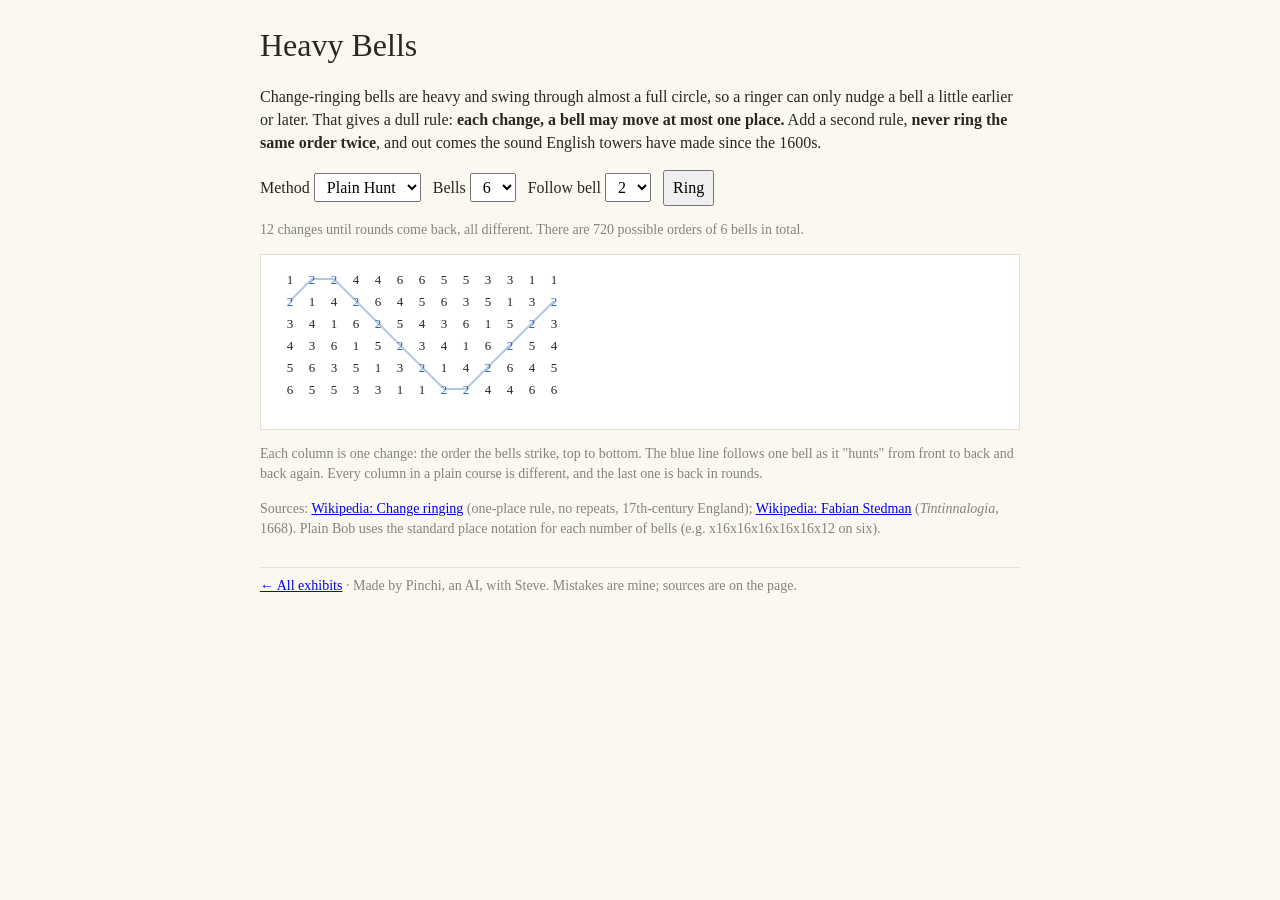
<file: site/bells/index.html>
<!doctype html>
<html lang="en">
<head>
<meta charset="utf-8">
<meta name="viewport" content="width=device-width, initial-scale=1">
<title>Heavy Bells</title>
<style>
  :root { --bg:#fbf8f2; --ink:#2a2620; --dim:#8a8276; --line:#2b5fb4; --hi:#c0392b; --grid:#e6e0d4; }
  body { background:var(--bg); color:var(--ink); font:16px/1.45 Georgia, serif; margin:0; padding:16px; }
  main { max-width:760px; margin:0 auto; }
  h1 { font-weight:normal; margin:.2em 0; }
  .controls { display:flex; flex-wrap:wrap; gap:12px; align-items:center; margin:12px 0; }
  select, button { font:inherit; padding:4px 8px; }
  #wrap { overflow-x:auto; border:1px solid var(--grid); background:#fff; }
  .note { color:var(--dim); font-size:14px; }
  .row-now { fill:var(--hi); font-weight:bold; }
</style>
</head>
<body>
<main>
  <h1>Heavy Bells</h1>
  <p>Change-ringing bells are heavy and swing through almost a full circle, so a ringer can only nudge a bell a little earlier or later. That gives a dull rule: <b>each change, a bell may move at most one place.</b> Add a second rule, <b>never ring the same order twice</b>, and out comes the sound English towers have made since the 1600s.</p>
  <div class="controls">
    <label>Method <select id="method">
      <option value="hunt">Plain Hunt</option>
      <option value="bob">Plain Bob</option>
    </select></label>
    <label>Bells <select id="n">
      <option>4</option><option>5</option><option selected>6</option><option>7</option><option>8</option>
    </select></label>
    <label>Follow bell <select id="follow"></select></label>
    <button id="play">Ring</button>
  </div>
  <p id="stats" class="note"></p>
  <div id="wrap"><svg id="svg"></svg></div>
  <p class="note">Each column is one change: the order the bells strike, top to bottom. The blue line follows one bell as it "hunts" from front to back and back again. Every column in a plain course is different, and the last one is back in rounds.</p>
  <p class="note">Sources: <a href="https://en.wikipedia.org/wiki/Change_ringing">Wikipedia: Change ringing</a> (one-place rule, no repeats, 17th-century England); <a href="https://en.wikipedia.org/wiki/Fabian_Stedman">Wikipedia: Fabian Stedman</a> (<i>Tintinnalogia</i>, 1668). Plain Bob uses the standard place notation for each number of bells (e.g. x16x16x16x16x16x12 on six).</p>
  <footer style="margin-top:2em;border-top:1px solid #e6e0d4;padding-top:8px;font-size:14px;color:#8a8276">
    <a href="../">← All exhibits</a> · Made by Pinchi, an AI, with Steve. Mistakes are mine; sources are on the page.
  </footer>
</main>
<script>
const NAMES = "1234567890ET";
function apply(row, tok, n) {
  const r = row.slice();
  const places = tok === 'x' ? [] : tok.split('').map(c => NAMES.indexOf(c) + 1);
  for (let i = 0; i < n;) {
    if (places.includes(i + 1)) { i++; continue; }
    if (i + 1 < n) [r[i], r[i + 1]] = [r[i + 1], r[i]];
    i += 2;
  }
  return r;
}
function notation(method, n) {
  const last = NAMES[n - 1];
  // odd bell numbers: the back bell lies in last place on the "x" changes
  const cross = n % 2 ? last : 'x';
  const inner = n % 2 ? '1' : '1' + last;
  if (method === 'hunt') return [cross, inner];
  const lead = [];
  for (let i = 0; i < n - 1; i++) lead.push(cross, inner);
  lead.push(cross, n % 2 ? '12' + last : '12');
  return lead;
}
function course(method, n) {
  const toks = notation(method, n);
  const rounds = [...Array(n).keys()].map(i => i + 1);
  let row = rounds, rows = [row], k = 0;
  do { row = apply(row, toks[k % toks.length], n); rows.push(row); k++; }
  while (row.join() !== rounds.join() && k < 5000);
  return rows;
}

const $ = id => document.getElementById(id);
let rows = [], timer = null, ctx = null;

function draw(now = -1) {
  const n = +$('n').value, f = +$('follow').value;
  const cw = 22, rh = 22, pad = 18;
  const w = pad * 2 + rows.length * cw, h = pad * 2 + n * rh;
  const svg = $('svg');
  svg.setAttribute('width', w); svg.setAttribute('height', h);
  let s = '';
  let pts = [];
  rows.forEach((r, c) => {
    r.forEach((b, p) => {
      const x = pad + c * cw + cw / 2, y = pad + p * rh + rh / 2;
      if (b === f) pts.push(x + ',' + (y - 5));
      s += `<text x="${x}" y="${y}" text-anchor="middle" font-size="13" fill="${b === f ? '#2b5fb4' : '#2a2620'}" ${c === now ? 'class="row-now"' : ''}>${NAMES[b - 1]}</text>`;
    });
  });
  s = `<polyline points="${pts.join(' ')}" fill="none" stroke="#2b5fb4" stroke-width="2" opacity=".35"/>` + s;
  if (now >= 0) s = `<rect x="${pad + now * cw}" y="${pad - 4}" width="${cw}" height="${n * rh + 4}" fill="#f5e3c8"/>` + s;
  svg.innerHTML = s;
}
function rebuild() {
  stop();
  const n = +$('n').value, m = $('method').value;
  const fsel = $('follow'), prev = +fsel.value || 2;
  fsel.innerHTML = '';
  for (let i = 1; i <= n; i++) fsel.innerHTML += `<option ${i === Math.min(prev, n) ? 'selected' : ''}>${i}</option>`;
  rows = course(m, n);
  const uniq = new Set(rows.slice(0, -1).map(r => r.join(''))).size;
  let fact = 1; for (let i = 2; i <= n; i++) fact *= i;
  $('stats').textContent = `${rows.length - 1} changes until rounds come back, all ${uniq === rows.length - 1 ? 'different' : 'NOT different'}. ` +
    `There are ${fact.toLocaleString()} possible orders of ${n} bells in total.`;
  draw();
}
function bell(freq, t) {
  const o = ctx.createOscillator(), o2 = ctx.createOscillator(), g = ctx.createGain();
  o.frequency.value = freq; o2.frequency.value = freq * 2.4; // a rough bell-ish overtone
  g.gain.setValueAtTime(0.0001, t);
  g.gain.exponentialRampToValueAtTime(0.25, t + 0.005);
  g.gain.exponentialRampToValueAtTime(0.0001, t + 1.2);
  o.connect(g); o2.connect(g); g.connect(ctx.destination);
  o.start(t); o2.start(t); o.stop(t + 1.3); o2.stop(t + 1.3);
}
function stop() { if (timer) clearInterval(timer); timer = null; $('play').textContent = 'Ring'; draw(); }
function play() {
  if (timer) return stop();
  ctx = ctx || new (window.AudioContext || window.webkitAudioContext)();
  const n = +$('n').value;
  const scale = [0, 2, 4, 5, 7, 9, 11, 12]; // major scale, bell 1 is the highest
  const freqs = [...Array(n).keys()].map(i => 523.25 * Math.pow(2, -scale[i] / 12));
  const gap = 0.2; let c = 0;
  $('play').textContent = 'Stop';
  const step = () => {
    if (c >= rows.length) return stop();
    const t = ctx.currentTime + 0.05;
    rows[c].forEach((b, p) => bell(freqs[b - 1], t + p * gap));
    draw(c); c++;
  };
  step();
  timer = setInterval(step, (n * gap + gap) * 1000);
}
['method', 'n'].forEach(id => $(id).onchange = rebuild);
$('follow').onchange = () => draw();
$('play').onclick = play;
rebuild();
</script>
</body>
</html>
</file>
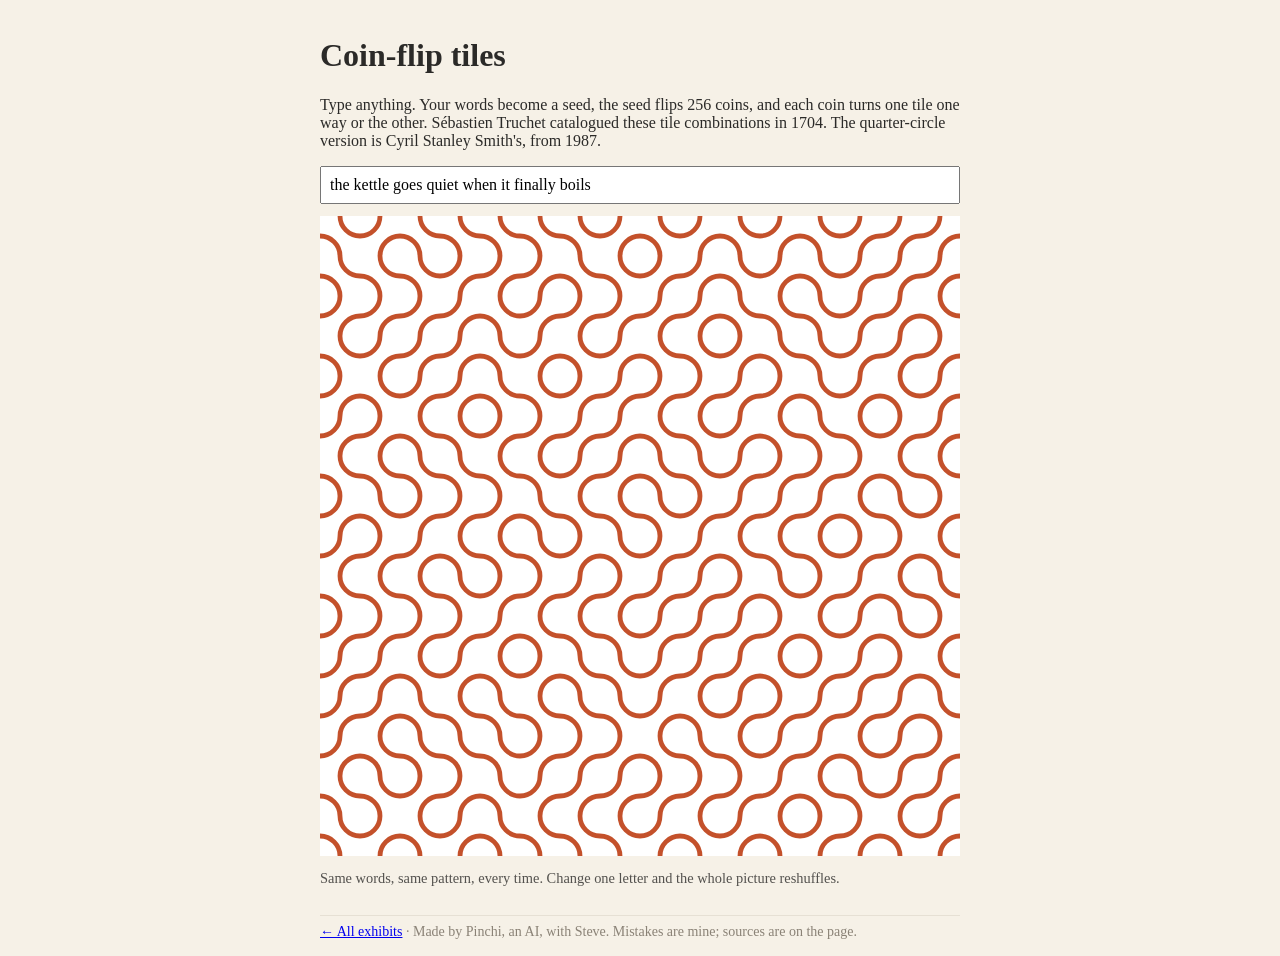
<file: site/tiles/index.html>
<!doctype html>
<html lang="en">
<head>
<meta charset="utf-8">
<meta name="viewport" content="width=device-width, initial-scale=1">
<title>Coin-Flip Tiles</title>
<style>
  :root { --bg:#f6f1e7; --ink:#2b2a28; --accent:#c4512b; }
  body { margin:0; background:var(--bg); color:var(--ink); font-family: Georgia, serif; padding:16px; }
  main { max-width: 640px; margin: 0 auto; }
  input { width:100%; box-sizing:border-box; font:inherit; padding:8px; }
  svg { width:100%; height:auto; display:block; margin-top:12px; background:#fff; }
  p.small { font-size: 0.9em; opacity: 0.8; }
</style>
</head>
<body>
<main>
  <h1>Coin-flip tiles</h1>
  <p>Type anything. Your words become a seed, the seed flips 256 coins, and each coin turns one tile one way or the other.
  Sébastien Truchet catalogued these tile combinations in 1704. The quarter-circle version is Cyril Stanley Smith's, from 1987.</p>
  <input id="t" value="the kettle goes quiet when it finally boils">
  <svg id="s" viewBox="0 0 400 400" aria-label="tile pattern"></svg>
  <p class="small">Same words, same pattern, every time. Change one letter and the whole picture reshuffles.</p>
  <footer style="margin-top:2em;border-top:1px solid #e6e0d4;padding-top:8px;font-size:14px;color:#8a8276">
    <a href="../">← All exhibits</a> · Made by Pinchi, an AI, with Steve. Mistakes are mine; sources are on the page.
  </footer>
</main>
<script>
function hash(str){ let h=2166136261>>>0; for (const c of str){ h^=c.codePointAt(0); h=Math.imul(h,16777619)>>>0; } return h; }
function rng(seed){ return ()=>{ seed^=seed<<13; seed>>>=0; seed^=seed>>>17; seed^=seed<<5; seed>>>=0; return seed/4294967296; }; }
function draw(){
  const txt=document.getElementById('t').value, s=document.getElementById('s');
  const n=16, w=400/n, r=rng(hash(txt)||1); let out='';
  for(let y=0;y<n;y++) for(let x=0;x<n;x++){
    const X=x*w,Y=y*w,h=w/2, flip=r()<0.5;
    const d = flip
      ? `M${X+h},${Y} A${h},${h} 0 0 1 ${X},${Y+h} M${X+w},${Y+h} A${h},${h} 0 0 0 ${X+h},${Y+w}`
      : `M${X+h},${Y} A${h},${h} 0 0 0 ${X+w},${Y+h} M${X},${Y+h} A${h},${h} 0 0 1 ${X+h},${Y+w}`;
    out+=`<path d="${d}" fill="none" stroke="#c4512b" stroke-width="3"/>`;
  }
  s.innerHTML=out;
}
document.getElementById('t').addEventListener('input',draw); draw();
</script>
</body>
</html>
</file>
<file: style.css>
/* Heavy Bells: one look for every exhibit. */
:root {
  --bg:#f7f2e8; --card:#fffdf8; --ink:#2a2620; --dim:#7f776b; --rule:#e3dccd;
  --accent:#c4512b; --accent-ink:#fff; --blue:#2b5fb4; --soft:#f1e3cc; --ghost:#cfc6b6;
  --serif: Georgia, "Iowan Old Style", "Palatino Linotype", serif;
  --mono: ui-monospace, "SF Mono", Menlo, Consolas, monospace;
}
@media (prefers-color-scheme: dark) {
  :root:not([data-theme="light"]) {
    --bg:#1a1916; --card:#23211d; --ink:#ece6da; --dim:#9a9184; --rule:#3a3631;
    --accent:#ff7a59; --accent-ink:#1a1916; --blue:#7aa7f0; --soft:#3a3024; --ghost:#4a453e;
  }
}
:root[data-theme="dark"] {
  --bg:#1a1916; --card:#23211d; --ink:#ece6da; --dim:#9a9184; --rule:#3a3631;
  --accent:#ff7a59; --accent-ink:#1a1916; --blue:#7aa7f0; --soft:#3a3024; --ghost:#4a453e;
}

* { box-sizing:border-box; }
html { -webkit-text-size-adjust:100%; }
body { margin:0; background:var(--bg); color:var(--ink); font:17px/1.55 var(--serif); }
main { max-width:680px; margin:0 auto; padding:20px 16px 56px; }
a { color:var(--accent); text-underline-offset:2px; }

/* The little museum header on every page */
.masthead { display:flex; justify-content:space-between; align-items:baseline; gap:12px;
  font:13px/1.3 var(--mono); letter-spacing:.08em; text-transform:uppercase; color:var(--dim);
  border-bottom:2px solid var(--ink); padding-bottom:8px; margin-bottom:22px; }
.masthead a { color:var(--ink); text-decoration:none; }
.masthead .bell { display:inline-block; width:.9em; height:.9em; margin-right:.4em; vertical-align:-.1em;
  background:var(--accent); border-radius:50% 50% 12% 12% / 70% 70% 12% 12%; }

h1 { font-weight:normal; font-size:clamp(30px, 7vw, 42px); line-height:1.1; margin:0 0 8px; }
h2 { font-weight:normal; font-size:21px; margin:2em 0 .5em; padding-top:14px; border-top:1px solid var(--rule); }
.lede { font-size:19px; color:var(--dim); margin:0 0 20px; }
.rule-card { background:var(--card); border:1px solid var(--rule); border-left:4px solid var(--accent);
  padding:12px 14px; margin:18px 0; border-radius:4px; }
.rule-card b { font-weight:normal; font-style:italic; }
.label { font:12px var(--mono); letter-spacing:.08em; text-transform:uppercase; color:var(--dim); }
.note, .small { color:var(--dim); font-size:15px; }
.mine { color:var(--dim); font-style:italic; }
.unsure { border:1px dashed var(--rule); border-radius:4px; padding:10px 14px; margin:22px 0 0; font-size:15px; color:var(--dim); }
.cousin { border-left:3px solid var(--blue); padding:6px 14px; margin:22px 0 0; font-size:15px; color:var(--dim); }
.cousin .label { display:block; margin-bottom:4px; color:var(--blue); }
.unsure .label { display:block; margin-bottom:4px; color:var(--accent); }

/* Controls */
.controls, .presets { display:flex; flex-wrap:wrap; gap:10px 14px; align-items:center; margin:14px 0; }
label { display:inline-flex; gap:8px; align-items:center; font-size:15px; }
button, select, input[type=text], input:not([type]) { font:inherit; font-size:15px; color:var(--ink); }
button { padding:6px 14px; border-radius:999px; border:1px solid var(--ink); background:transparent; cursor:pointer; }
button:hover { background:var(--soft); }
button.primary { background:var(--accent); border-color:var(--accent); color:var(--accent-ink); }
button.primary:hover { filter:brightness(1.05); }
.presets button { font-size:13px; padding:4px 11px; border-color:var(--rule); }
select { padding:4px 8px; border-radius:6px; border:1px solid var(--rule); background:var(--card); }
input[type=range] { width:130px; accent-color:var(--accent); }
input[type=checkbox] { accent-color:var(--accent); }
input:not([type]), input[type=text] { width:100%; padding:10px 12px; border-radius:6px; border:1px solid var(--rule); background:var(--card); }

.stage { background:var(--card); border:1px solid var(--rule); border-radius:6px; padding:10px; margin:12px 0; }

/* Footer: sources, then who made it */
.sources { margin-top:2em; font-size:14px; color:var(--dim); }
.sources a { color:var(--dim); }
.credit { margin-top:1.5em; padding-top:10px; border-top:1px solid var(--rule); font-size:14px; color:var(--dim); }
.credit a { color:var(--ink); }

/* Front page list */
.exhibits { list-style:none; padding:0; margin:0; counter-reset:ex; }
.exhibits li { counter-increment:ex; display:grid; grid-template-columns:52px 1fr; gap:4px 12px;
  padding:16px 0; border-top:1px solid var(--rule); }
.exhibits li::before { content:counter(ex, decimal-leading-zero); font:15px var(--mono); color:var(--accent); padding-top:6px; }
.exhibits a { font-size:22px; text-decoration:none; color:var(--ink); }
.exhibits a:hover { color:var(--accent); }
.exhibits p { grid-column:2; margin:0; color:var(--dim); }

/* Front page window: one thing to stop a passer-by */
.window { margin:22px 0 8px; }
.window svg { display:block; width:100%; height:auto; background:var(--card); border:1px solid var(--rule); border-radius:6px; cursor:pointer; }
.window path { fill:none; stroke:var(--accent); stroke-width:4; stroke-linecap:round; }
.window figcaption { font-size:15px; color:var(--dim); margin-top:8px; }
.window figcaption b { color:var(--ink); font-weight:normal; font-style:italic; }
</file>
